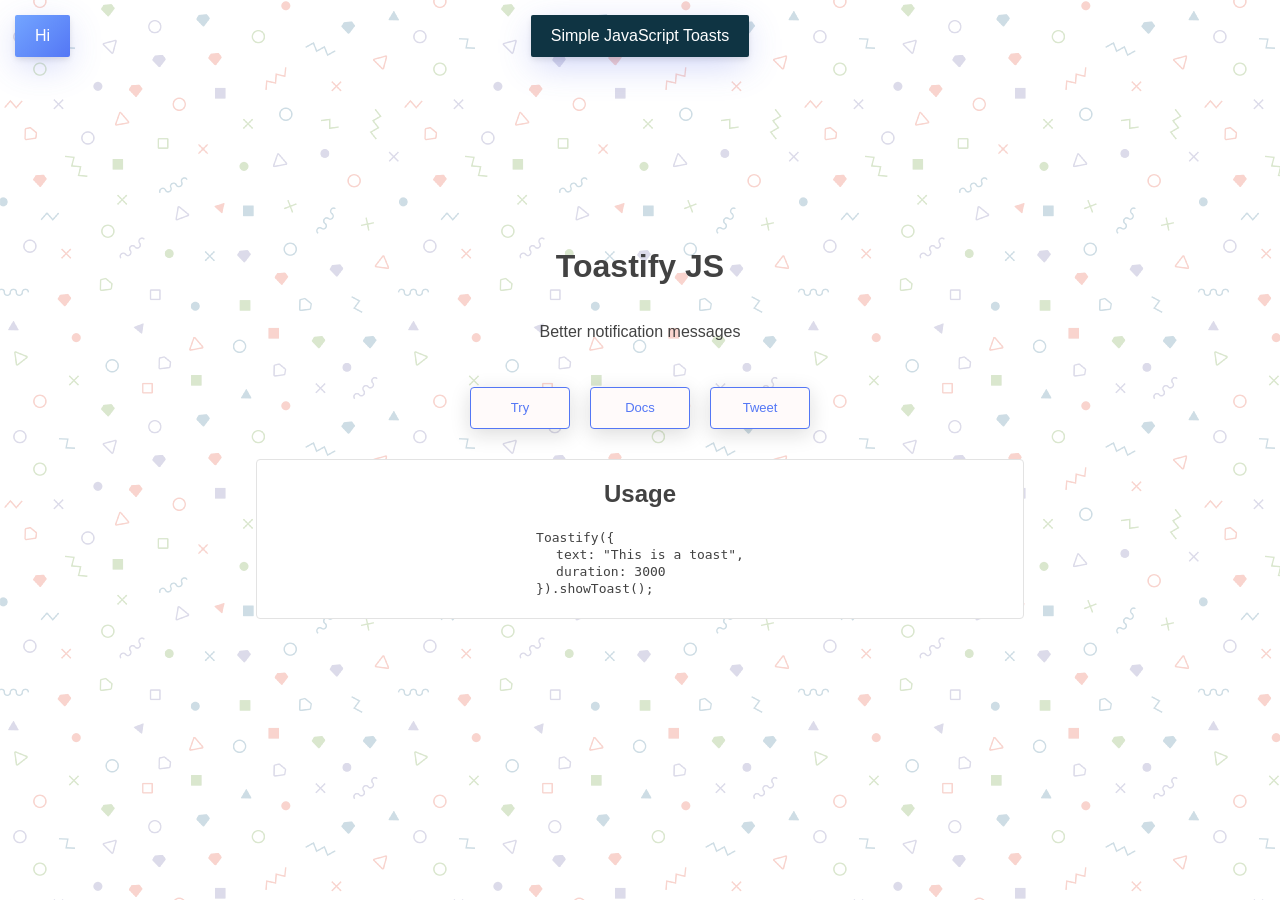
<file: assets/admin/libs/toastify-js/index.html>
<!DOCTYPE html>
<html>

<head>
    <meta charset='UTF-8'>
    <meta http-equiv="x-ua-compatible" content="ie=edge">
    <meta name="viewport" content="width=device-width, initial-scale=1.0">
    <title>Toastify JS - Pure JavaScript Toast Notificaton Library</title>
    <meta name="description" content="Toastify is a pure JavaScript library that lets you create notifications toasts/messages.">
    <meta name="keywords" content="Javascript,Library,Toastify">
    <meta name="author" content="apvarun">
    <link rel="stylesheet" type="text/css" href="example/script.css">
    <link rel="stylesheet" type="text/css" href="src/toastify.css">
</head>

<body id="root">
    <div class="container">
        <div class="lead">
            <h1>Toastify JS</h1>
        </div>
        <p>Better notification messages</p>
        <div class="buttons">
            <a href="#" id="new-toast" class="button">Try</a>
            <a href="https://github.com/apvarun/toastify-js/blob/master/README.md" target="_blank" class="button">Docs</a>
            <a href="https://twitter.com/intent/tweet?text=Pure+JavaScript+library+for+better+notification+messages&url=https://apvarun.github.io/toastify-js/&hashtags=JavaScript,toast&via=apvarun"
                target="_blank" class="button">Tweet</a>
        </div>
        <div class="docs">
            <h2>Usage</h2>
            <code>
                <p>Toastify({</p>
                <p class="pad-left">text: "This is a toast",</p>
                <p class="pad-left">duration: 3000</p>
                <p>}).showToast();</p>
            </code>
        </div>
        <div class="repo">
            <iframe src="https://ghbtns.com/github-btn.html?user=apvarun&repo=toastify-js&type=star&count=true&size=large" frameborder="0"
                scrolling="0" width="160px" height="30px"></iframe>
        </div>
    </div>
</body>

<script type="text/javascript" src="src/toastify.js"></script>
<script type="text/javascript" src="example/script.js"></script>

<script>
    (function (i, s, o, g, r, a, m) {
        i['GoogleAnalyticsObject'] = r; i[r] = i[r] || function () {
            (i[r].q = i[r].q || []).push(arguments)
        }, i[r].l = 1 * new Date(); a = s.createElement(o),
            m = s.getElementsByTagName(o)[0]; a.async = 1; a.src = g; m.parentNode.insertBefore(a, m)
    })(window, document, 'script', 'https://www.google-analytics.com/analytics.js', 'ga');

    ga('create', 'UA-105870436-1', 'auto');
    ga('send', 'pageview');
</script>

</html>
</file>
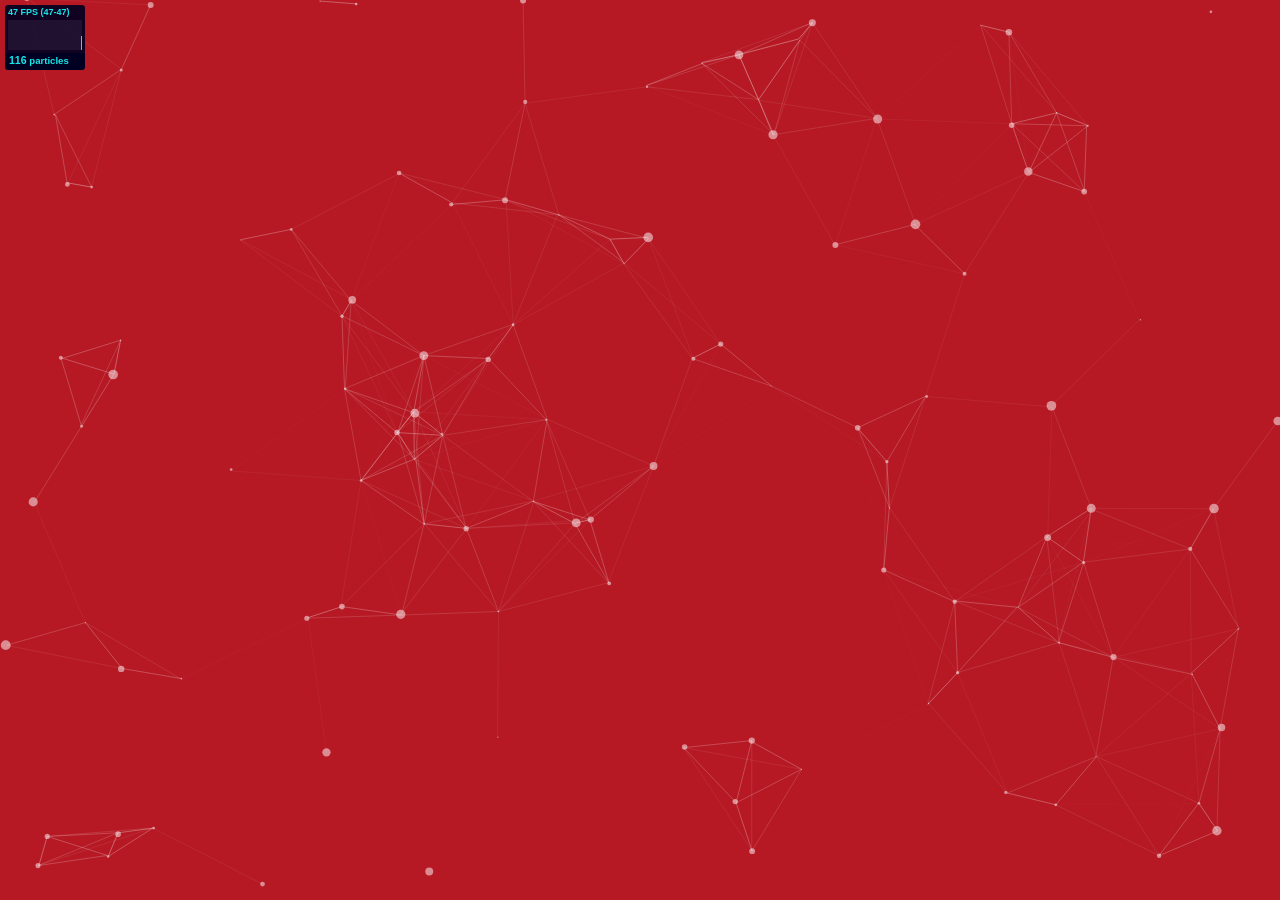
<file: assets/admin/libs/particles.js/demo/index.html>
<!DOCTYPE html>
<html lang="en">
<head>
  <meta charset="utf-8">
  <title>particles.js</title>
  <meta name="description" content="particles.js is a lightweight JavaScript library for creating particles.">
  <meta name="author" content="Vincent Garreau" />
  <meta name="viewport" content="width=device-width, initial-scale=1.0, minimum-scale=1.0, maximum-scale=1.0, user-scalable=no">
  <link rel="stylesheet" media="screen" href="css/style.css">
</head>
<body>

<!-- count particles -->
<div class="count-particles">
  <span class="js-count-particles">--</span> particles
</div>

<!-- particles.js container -->
<div id="particles-js"></div>

<!-- scripts -->
<script src="../particles.js"></script>
<script src="js/app.js"></script>

<!-- stats.js -->
<script src="js/lib/stats.js"></script>
<script>
  var count_particles, stats, update;
  stats = new Stats;
  stats.setMode(0);
  stats.domElement.style.position = 'absolute';
  stats.domElement.style.left = '0px';
  stats.domElement.style.top = '0px';
  document.body.appendChild(stats.domElement);
  count_particles = document.querySelector('.js-count-particles');
  update = function() {
    stats.begin();
    stats.end();
    if (window.pJSDom[0].pJS.particles && window.pJSDom[0].pJS.particles.array) {
      count_particles.innerText = window.pJSDom[0].pJS.particles.array.length;
    }
    requestAnimationFrame(update);
  };
  requestAnimationFrame(update);
</script>

</body>
</html>
</file>
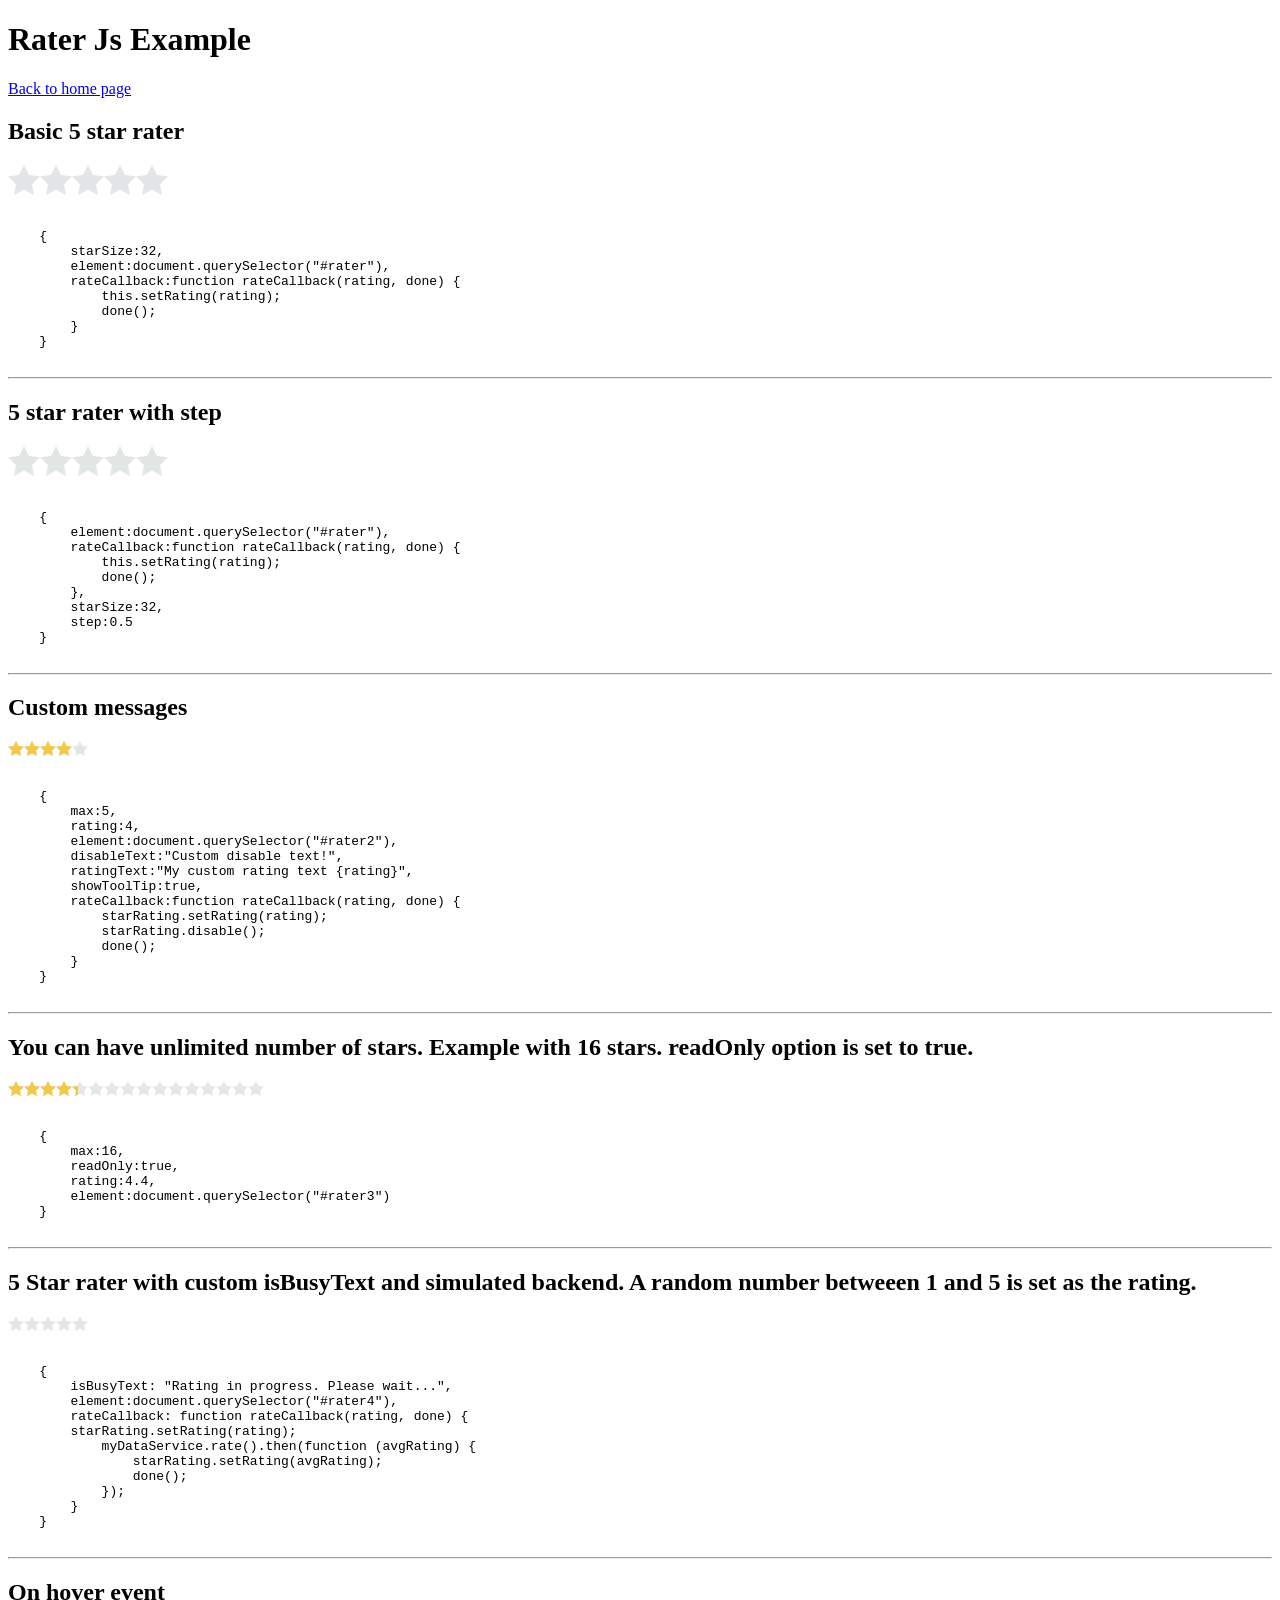
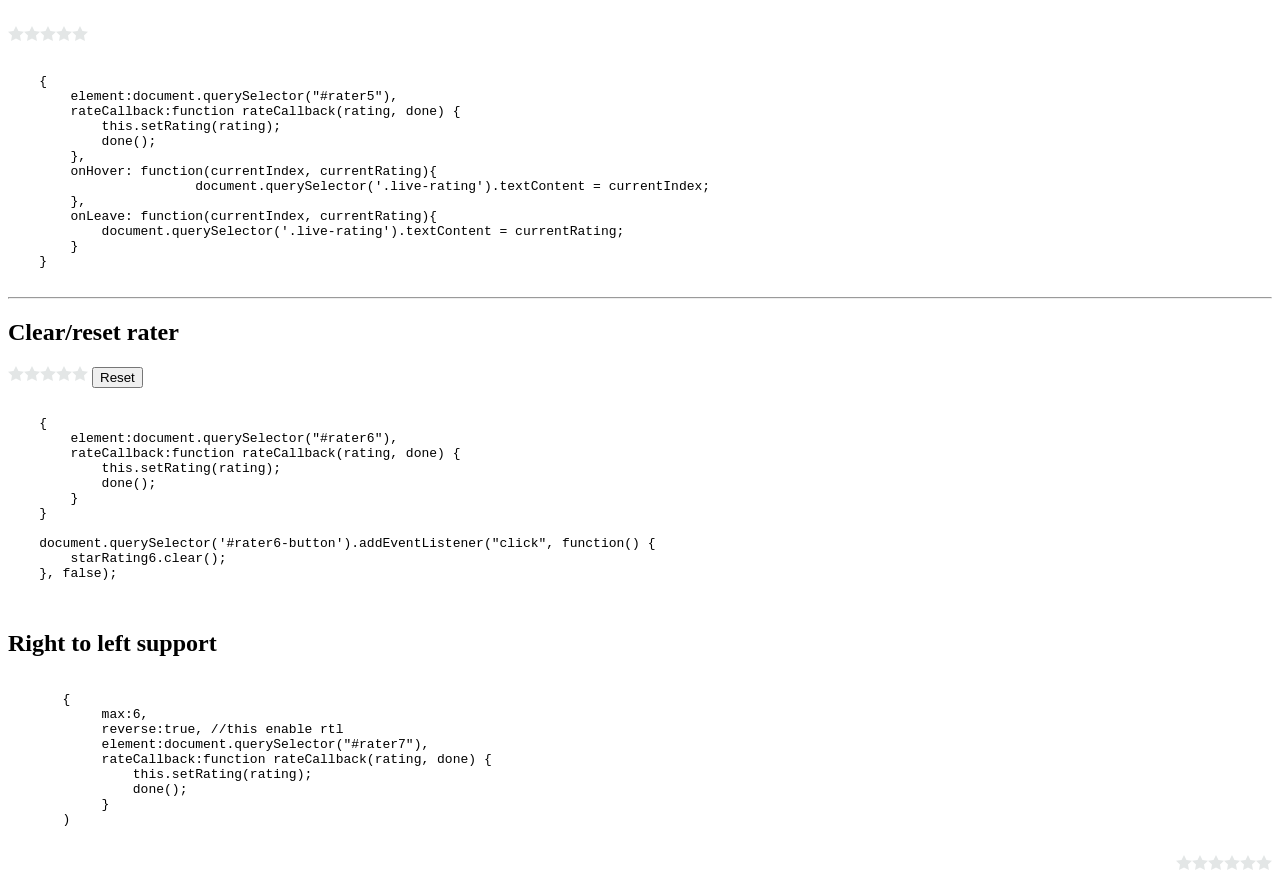
<file: assets/admin/libs/rater-js/example/index.html>
<!DOCTYPE html>
<html lang="en" >
<head>
    <meta name="viewport" content="width=device-width, initial-scale=1">
    <title>Rater Js Example</title>
</head>
<body>
 
<h1>Rater Js Example</h1> 
<a href="https://fredolss.github.io/rater-js/">Back to home page</a>
<h2>Basic 5 star rater</h2>

<div id="rater"></div>

<pre>
    <code>
    {
        starSize:32,
        element:document.querySelector("#rater"),
        rateCallback:function rateCallback(rating, done) {
            this.setRating(rating); 
            done(); 
        }
    }
</code>
</pre>

<hr>

<h2>5 star rater with step</h2>

<div id="rater-step"></div>

<pre>
    <code>
    {
        element:document.querySelector("#rater"),
        rateCallback:function rateCallback(rating, done) {
            this.setRating(rating); 
            done(); 
        },
        starSize:32,
        step:0.5
    }
</code>
</pre>

<hr>


<h2>Custom messages</h2>

<div id="rater2"></div>

<pre>
    <code>
    {
        max:5, 
        rating:4, 
        element:document.querySelector("#rater2"), 
        disableText:"Custom disable text!", 
        ratingText:"My custom rating text {rating}",
        showToolTip:true,
        rateCallback:function rateCallback(rating, done) {
            starRating.setRating(rating); 
            starRating.disable(); 
            done(); 
        }
    }
</code>
</pre>


<hr>

<h2>You can have unlimited number of stars. Example with 16 stars. readOnly option is set to true.</h2>

<div id="rater3"></div>

<pre>
    <code>
    {
        max:16, 
        readOnly:true, 
        rating:4.4, 
        element:document.querySelector("#rater3")
    }
</code>
</pre>

<hr>

<h2>5 Star rater with custom isBusyText and simulated backend. A random number betweeen 1 and 5 is set as the rating.</h2>

<div id="rater4"></div>

<pre>
    <code>
    { 
        isBusyText: "Rating in progress. Please wait...",
        element:document.querySelector("#rater4"),
        rateCallback: function rateCallback(rating, done) {
        starRating.setRating(rating); 
            myDataService.rate().then(function (avgRating) {
                starRating.setRating(avgRating); 
                done(); 
            });
        }    
    }
    </code>
</pre>

<hr>

<h2>On hover event</h2>

<div>
    <span id="rater5"></span>
    <span class="live-rating"></span>
</div>

<pre>
    <code>
    {
        element:document.querySelector("#rater5"),
        rateCallback:function rateCallback(rating, done) {
            this.setRating(rating); 
            done(); 
        },
        onHover: function(currentIndex, currentRating){
			document.querySelector('.live-rating').textContent = currentIndex;
        },
        onLeave: function(currentIndex, currentRating){
            document.querySelector('.live-rating').textContent = currentRating;
        }
    }
</code>
</pre>

<hr>

<h2>Clear/reset rater</h2>

<div>
    <span id="rater6"></span>
    <span class="clear-rating"></span>
    <button id="rater6-button">Reset</button>
</div>

<pre>
    <code>
    {
        element:document.querySelector("#rater6"),
        rateCallback:function rateCallback(rating, done) {
            this.setRating(rating); 
            done(); 
        }
    }

    document.querySelector('#rater6-button').addEventListener("click", function() {
        starRating6.clear();
    }, false); 

</code>
</pre>

<h2>Right to left support</h2>

<pre>
    <code>
       {
            max:6, 
            reverse:true, //this enable rtl
            element:document.querySelector("#rater7"),
            rateCallback:function rateCallback(rating, done) {
                this.setRating(rating); 
                done(); 
            }
       )
    </code>
</pre>

<div dir="rtl">
    <span id="rater7"></span>
</div>

<script src="../index.js?v=2"></script>
<script src="index.js?v=2"></script>
</body>
</html>
</file>
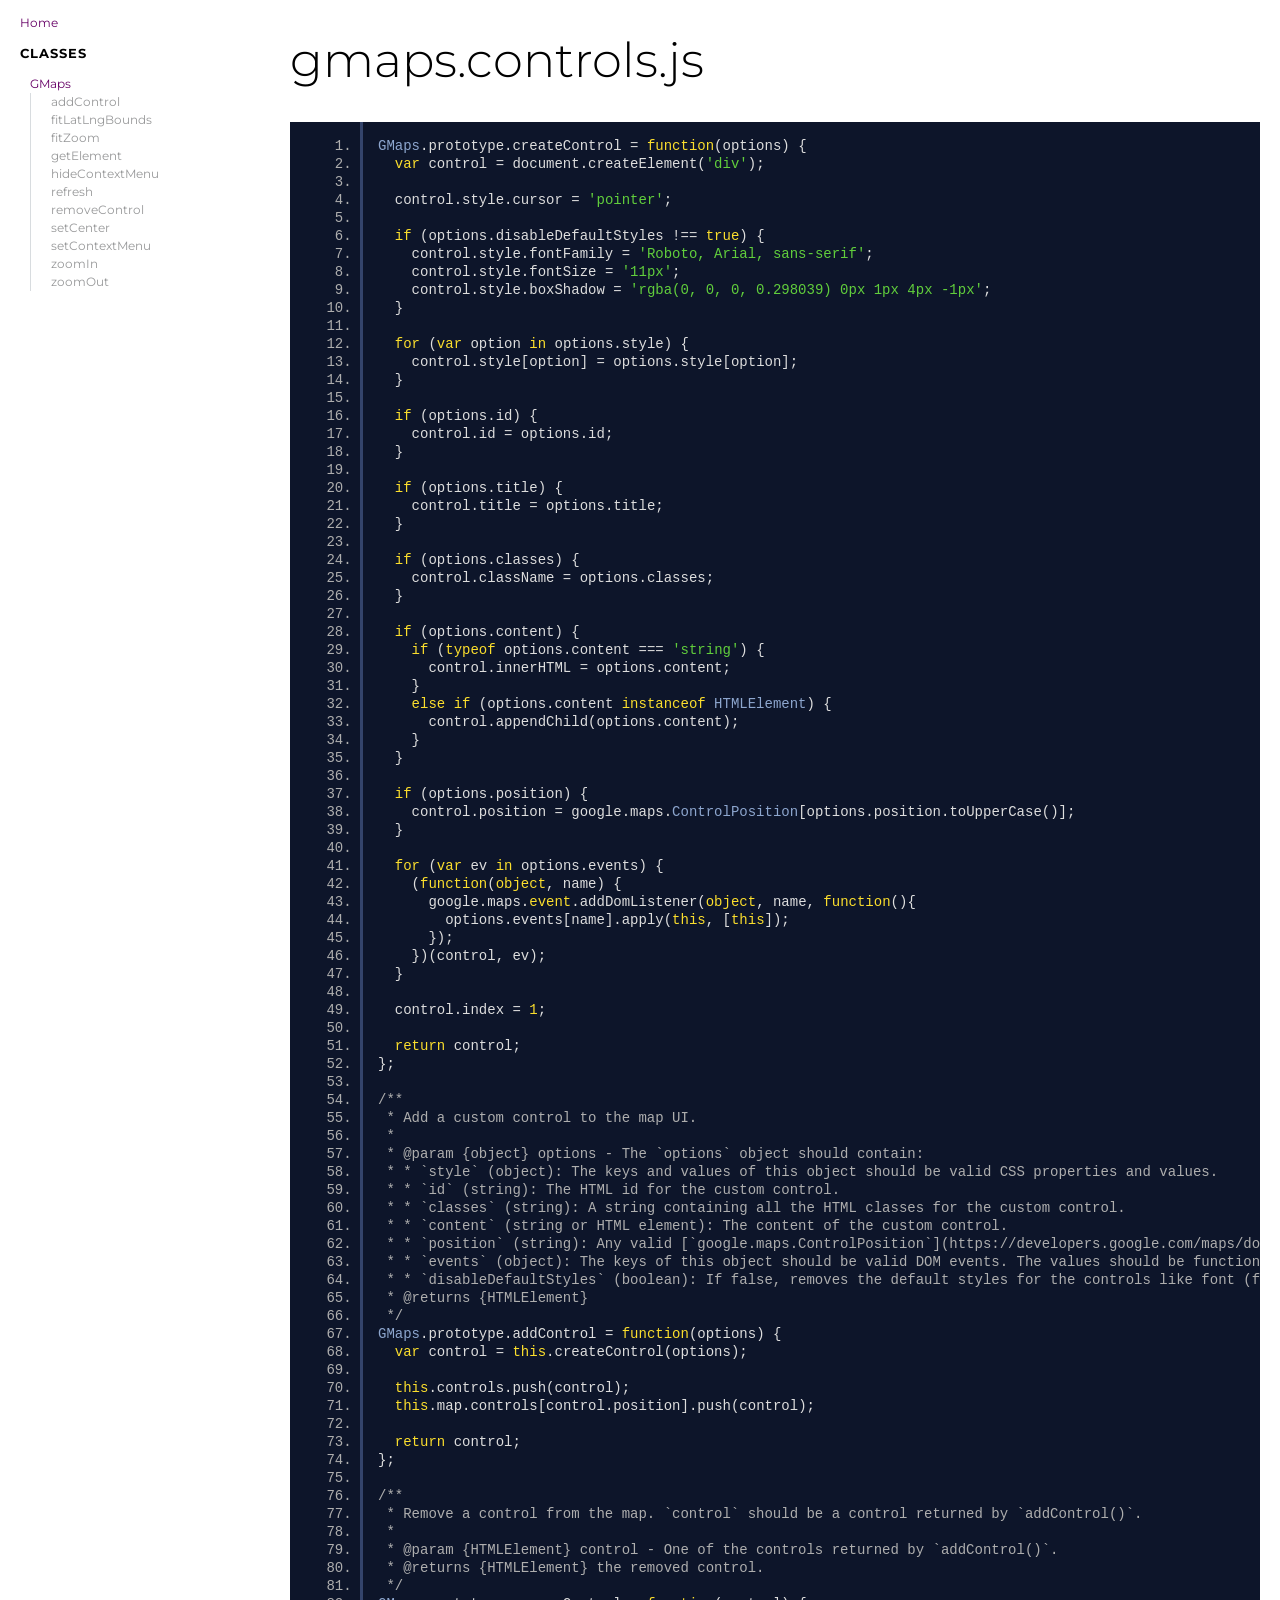
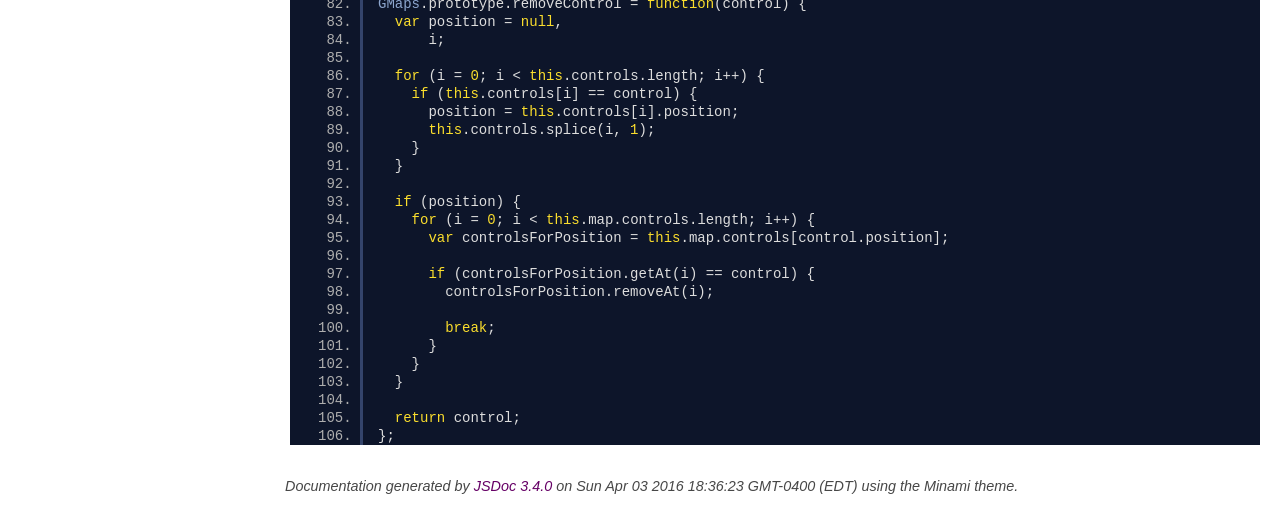
<file: assets/admin/libs/gmaps/docs/gmaps.controls.js.html>
<!DOCTYPE html>
<html lang="en">
<head>
    <meta charset="utf-8">
    <title>gmaps.controls.js - Documentation</title>

    <script src="scripts/prettify/prettify.js"></script>
    <script src="scripts/prettify/lang-css.js"></script>
    <!--[if lt IE 9]>
      <script src="//html5shiv.googlecode.com/svn/trunk/html5.js"></script>
    <![endif]-->
    <link type="text/css" rel="stylesheet" href="https://code.ionicframework.com/ionicons/2.0.1/css/ionicons.min.css">
    <link type="text/css" rel="stylesheet" href="styles/prettify.css">
    <link type="text/css" rel="stylesheet" href="styles/jsdoc.css">
</head>
<body>

<input type="checkbox" id="nav-trigger" class="nav-trigger" />
<label for="nav-trigger" class="navicon-button x">
  <div class="navicon"></div>
</label>

<label for="nav-trigger" class="overlay"></label>

<nav>
    <h2><a href="index.html">Home</a></h2><h3>Classes</h3><ul><li><a href="GMaps.html">GMaps</a><ul class='methods'><li data-type='method'><a href="GMaps.html#addControl">addControl</a></li><li data-type='method'><a href="GMaps.html#fitLatLngBounds">fitLatLngBounds</a></li><li data-type='method'><a href="GMaps.html#fitZoom">fitZoom</a></li><li data-type='method'><a href="GMaps.html#getElement">getElement</a></li><li data-type='method'><a href="GMaps.html#hideContextMenu">hideContextMenu</a></li><li data-type='method'><a href="GMaps.html#refresh">refresh</a></li><li data-type='method'><a href="GMaps.html#removeControl">removeControl</a></li><li data-type='method'><a href="GMaps.html#setCenter">setCenter</a></li><li data-type='method'><a href="GMaps.html#setContextMenu">setContextMenu</a></li><li data-type='method'><a href="GMaps.html#zoomIn">zoomIn</a></li><li data-type='method'><a href="GMaps.html#zoomOut">zoomOut</a></li></ul></li></ul>
</nav>

<div id="main">
    
    <h1 class="page-title">gmaps.controls.js</h1>
    

    



    
    <section>
        <article>
            <pre class="prettyprint source linenums"><code>GMaps.prototype.createControl = function(options) {
  var control = document.createElement('div');

  control.style.cursor = 'pointer';

  if (options.disableDefaultStyles !== true) {
    control.style.fontFamily = 'Roboto, Arial, sans-serif';
    control.style.fontSize = '11px';
    control.style.boxShadow = 'rgba(0, 0, 0, 0.298039) 0px 1px 4px -1px';
  }

  for (var option in options.style) {
    control.style[option] = options.style[option];
  }

  if (options.id) {
    control.id = options.id;
  }

  if (options.title) {
    control.title = options.title;
  }

  if (options.classes) {
    control.className = options.classes;
  }

  if (options.content) {
    if (typeof options.content === 'string') {
      control.innerHTML = options.content;
    }
    else if (options.content instanceof HTMLElement) {
      control.appendChild(options.content);
    }
  }

  if (options.position) {
    control.position = google.maps.ControlPosition[options.position.toUpperCase()];
  }

  for (var ev in options.events) {
    (function(object, name) {
      google.maps.event.addDomListener(object, name, function(){
        options.events[name].apply(this, [this]);
      });
    })(control, ev);
  }

  control.index = 1;

  return control;
};

/**
 * Add a custom control to the map UI.
 *
 * @param {object} options - The `options` object should contain:
 * * `style` (object): The keys and values of this object should be valid CSS properties and values.
 * * `id` (string): The HTML id for the custom control.
 * * `classes` (string): A string containing all the HTML classes for the custom control.
 * * `content` (string or HTML element): The content of the custom control.
 * * `position` (string): Any valid [`google.maps.ControlPosition`](https://developers.google.com/maps/documentation/javascript/controls#ControlPositioning) value, in lower or upper case.
 * * `events` (object): The keys of this object should be valid DOM events. The values should be functions.
 * * `disableDefaultStyles` (boolean): If false, removes the default styles for the controls like font (family and size), and box shadow.
 * @returns {HTMLElement}
 */
GMaps.prototype.addControl = function(options) {
  var control = this.createControl(options);

  this.controls.push(control);
  this.map.controls[control.position].push(control);

  return control;
};

/**
 * Remove a control from the map. `control` should be a control returned by `addControl()`.
 *
 * @param {HTMLElement} control - One of the controls returned by `addControl()`.
 * @returns {HTMLElement} the removed control.
 */
GMaps.prototype.removeControl = function(control) {
  var position = null,
      i;

  for (i = 0; i &lt; this.controls.length; i++) {
    if (this.controls[i] == control) {
      position = this.controls[i].position;
      this.controls.splice(i, 1);
    }
  }

  if (position) {
    for (i = 0; i &lt; this.map.controls.length; i++) {
      var controlsForPosition = this.map.controls[control.position];

      if (controlsForPosition.getAt(i) == control) {
        controlsForPosition.removeAt(i);

        break;
      }
    }
  }

  return control;
};
</code></pre>
        </article>
    </section>




</div>

<br class="clear">

<footer>
    Documentation generated by <a href="https://github.com/jsdoc3/jsdoc">JSDoc 3.4.0</a> on Sun Apr 03 2016 18:36:23 GMT-0400 (EDT) using the Minami theme.
</footer>

<script>prettyPrint();</script>
<script src="scripts/linenumber.js"></script>
</body>
</html>
</file>
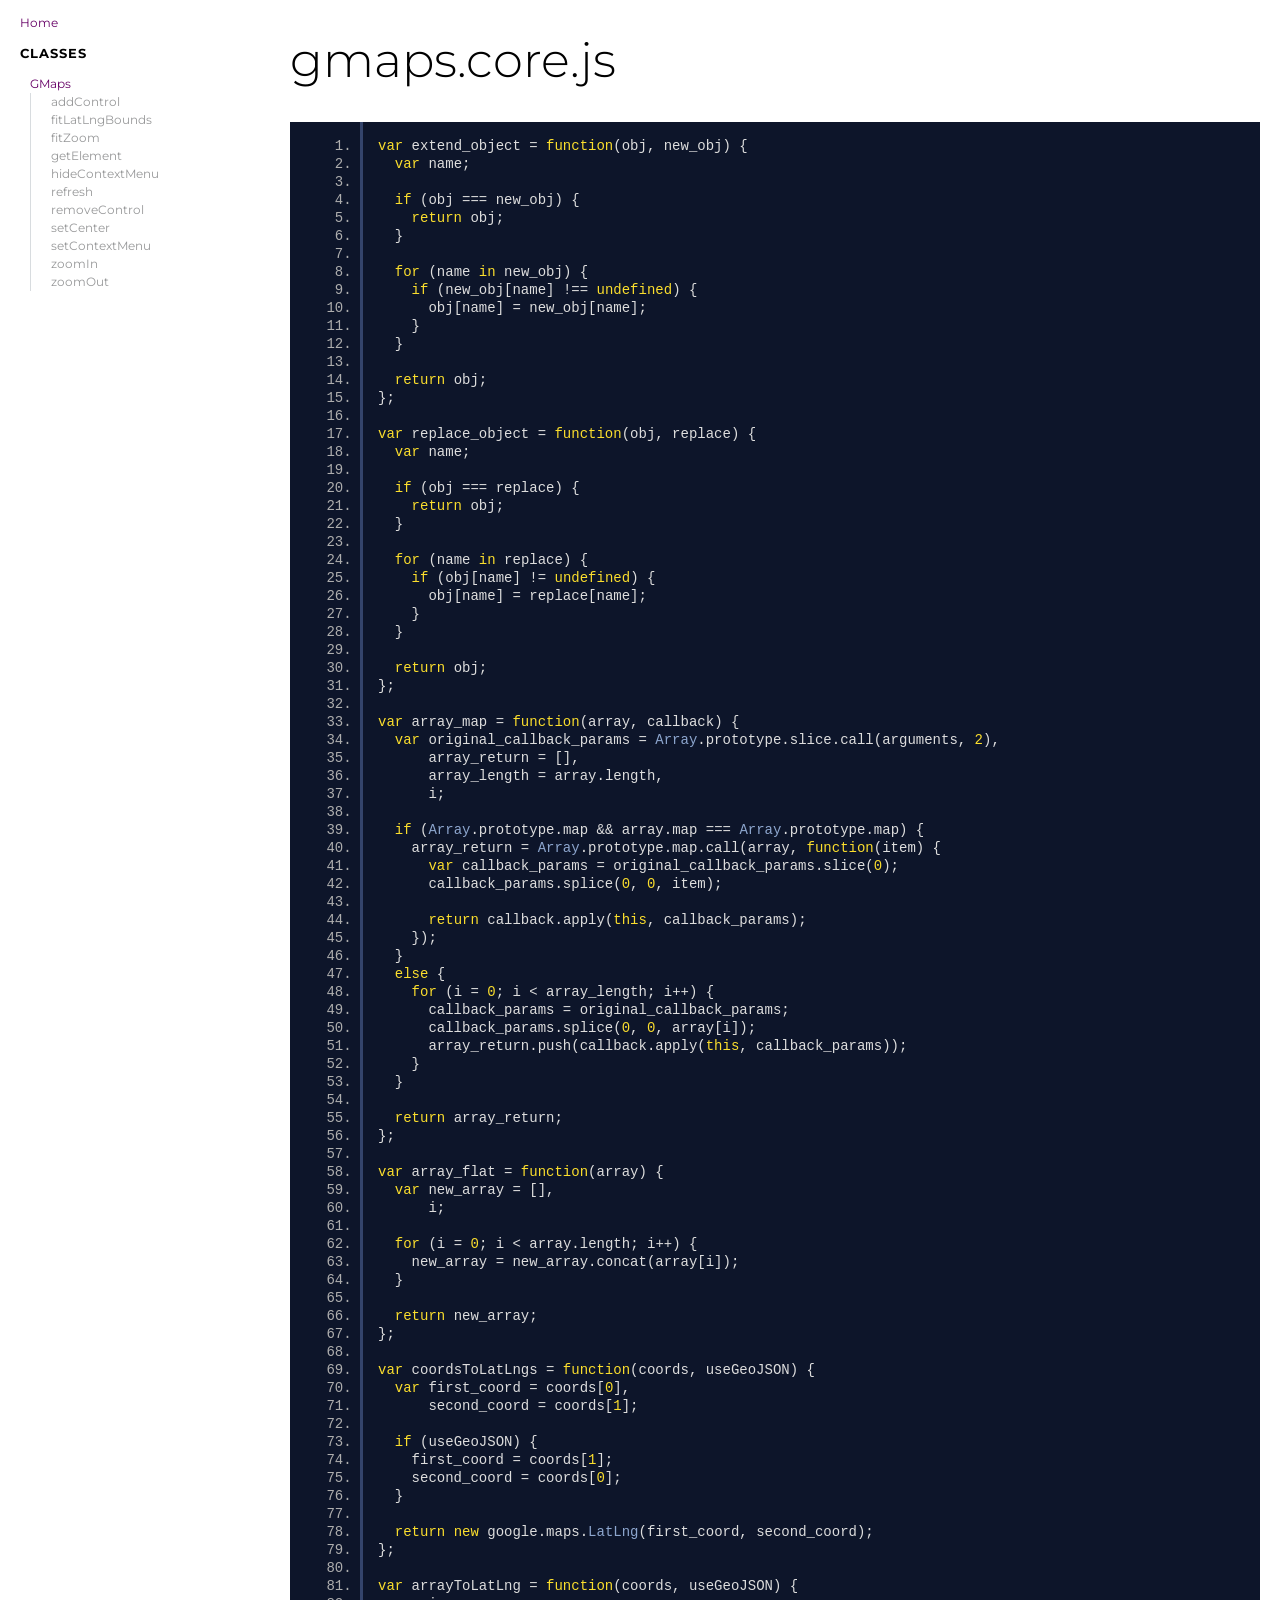
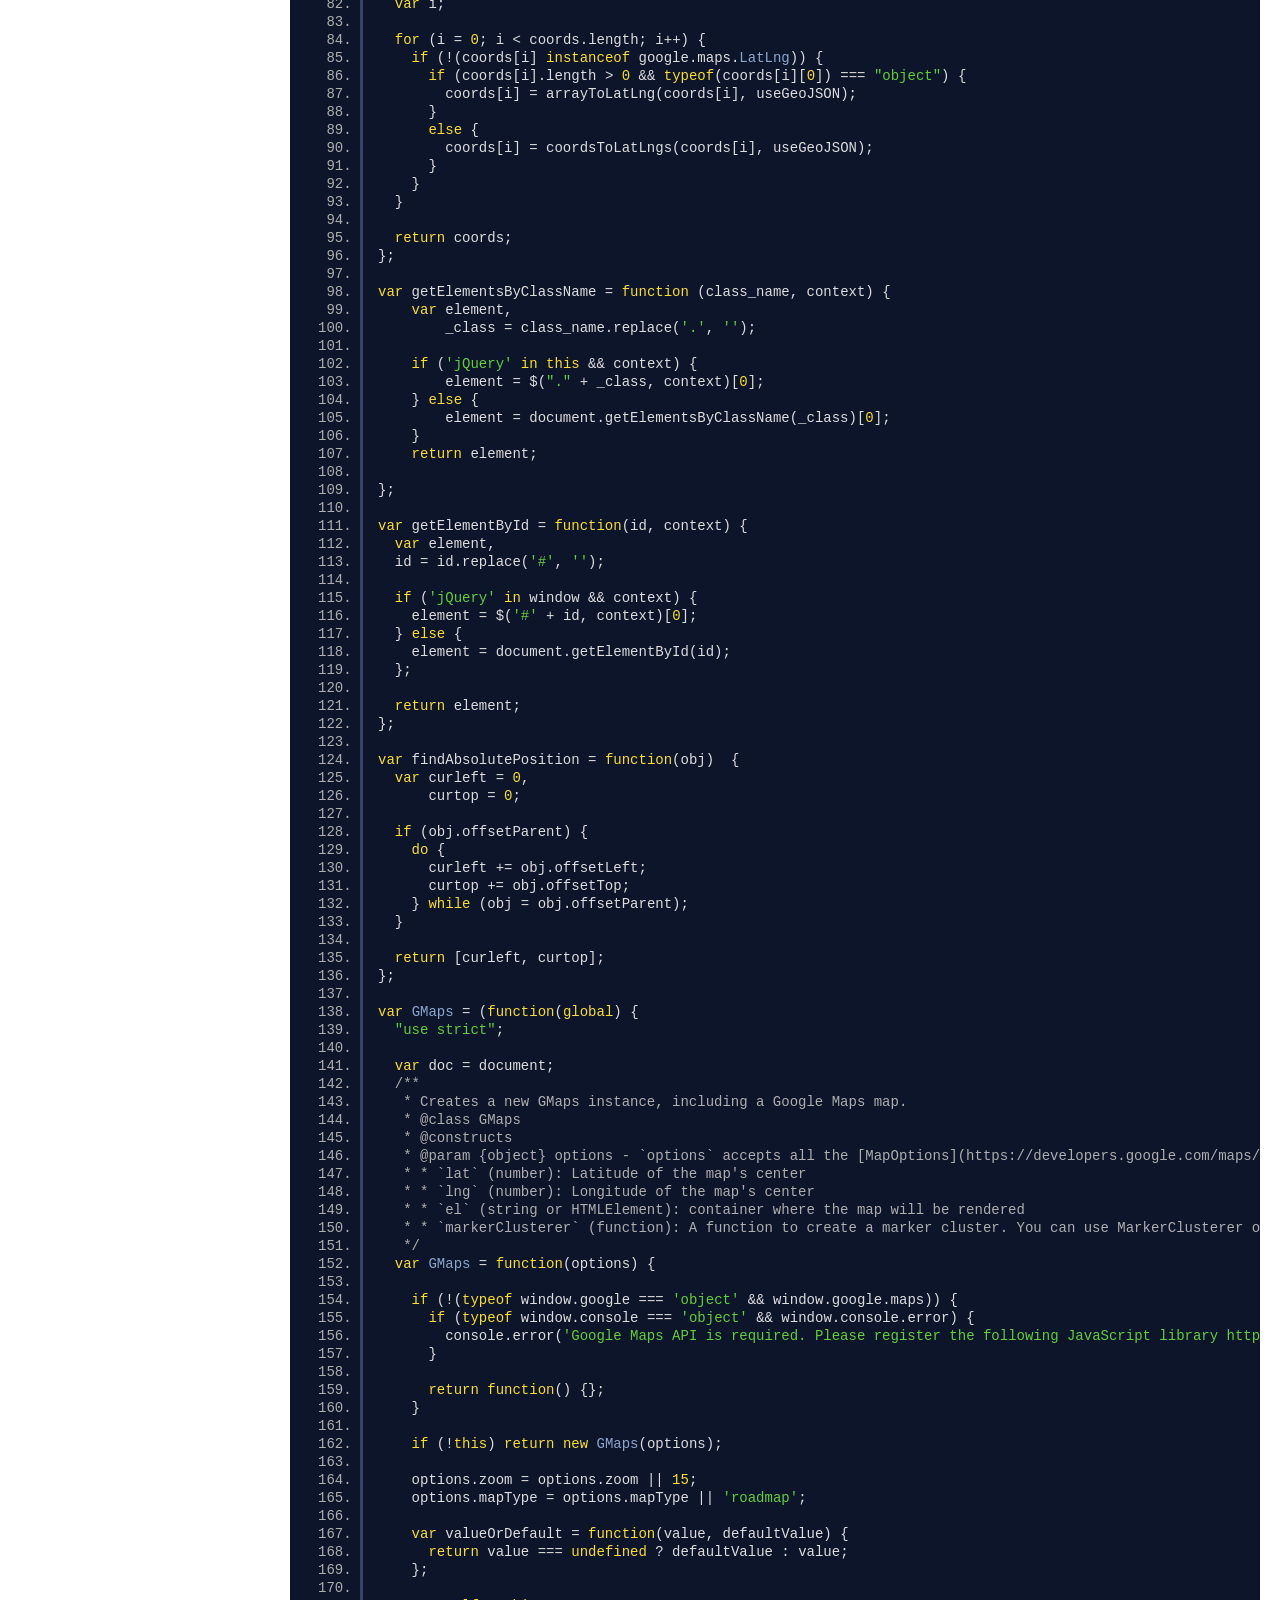
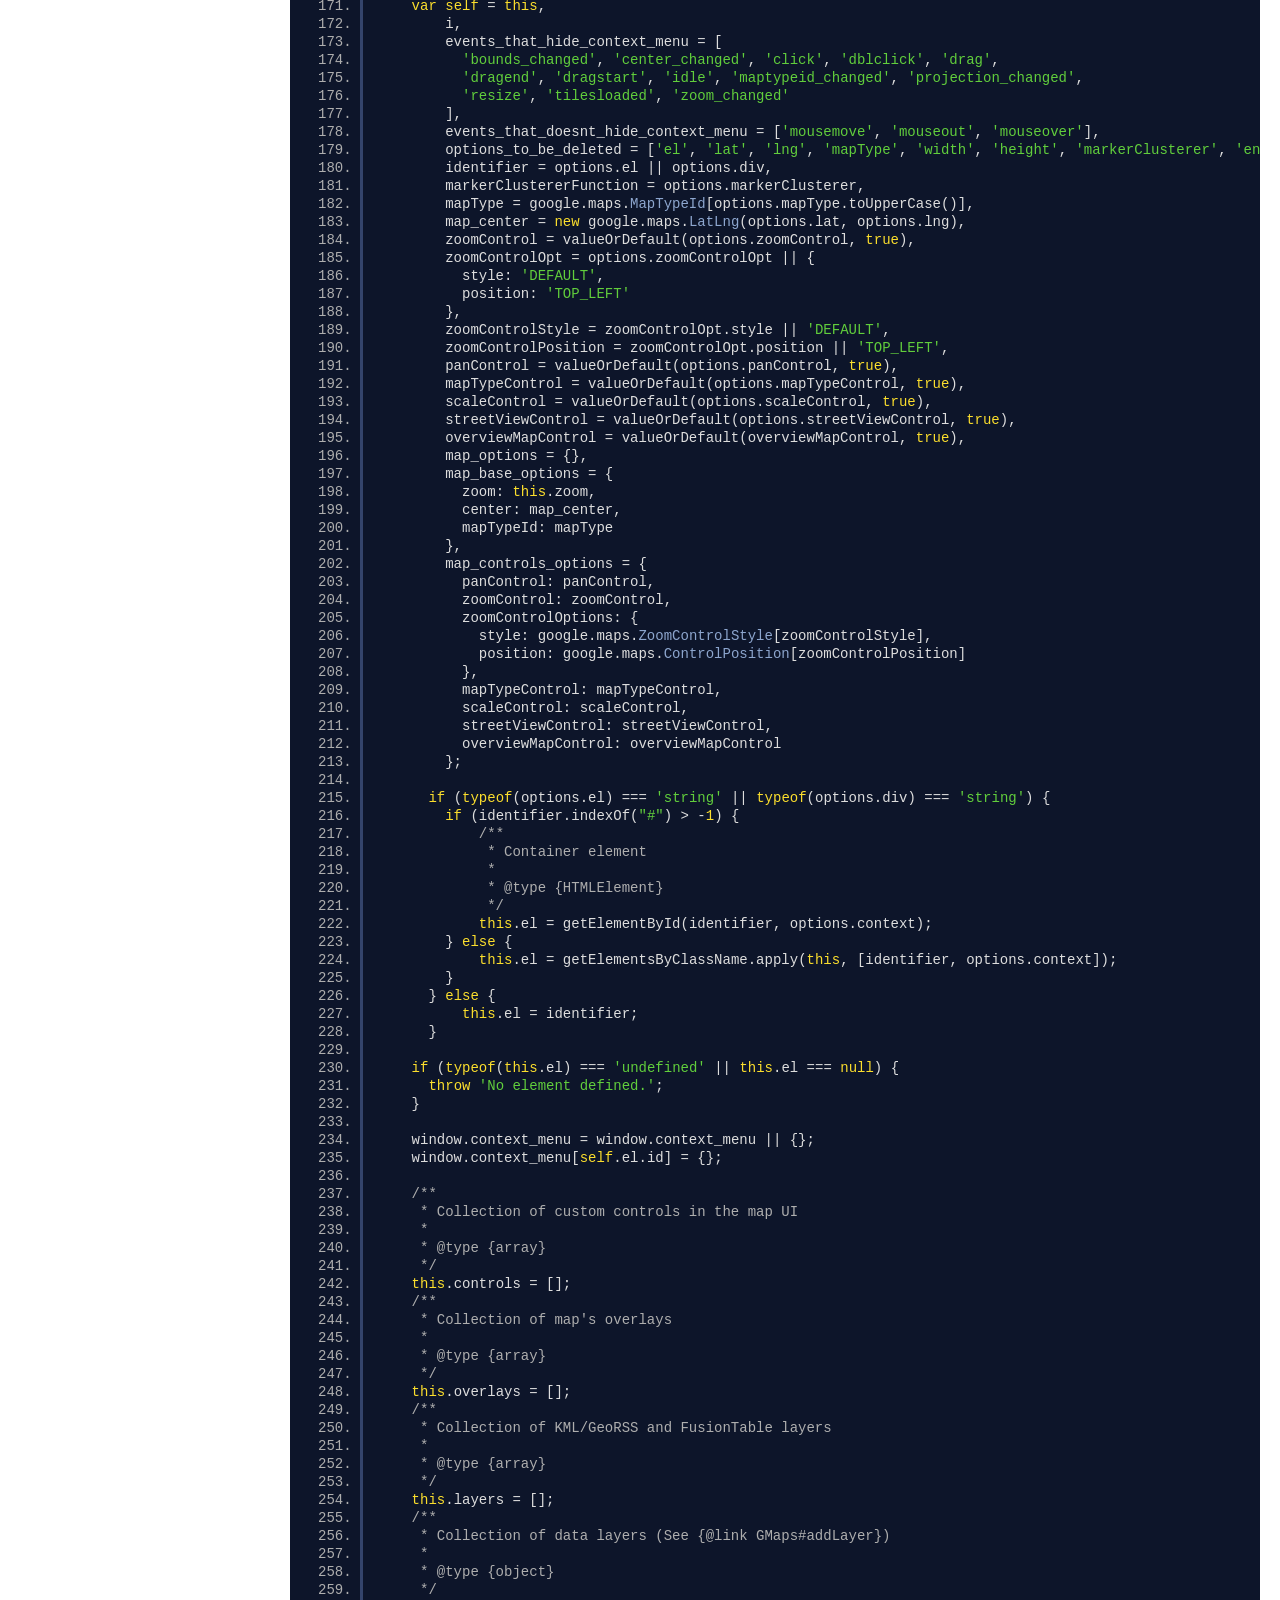
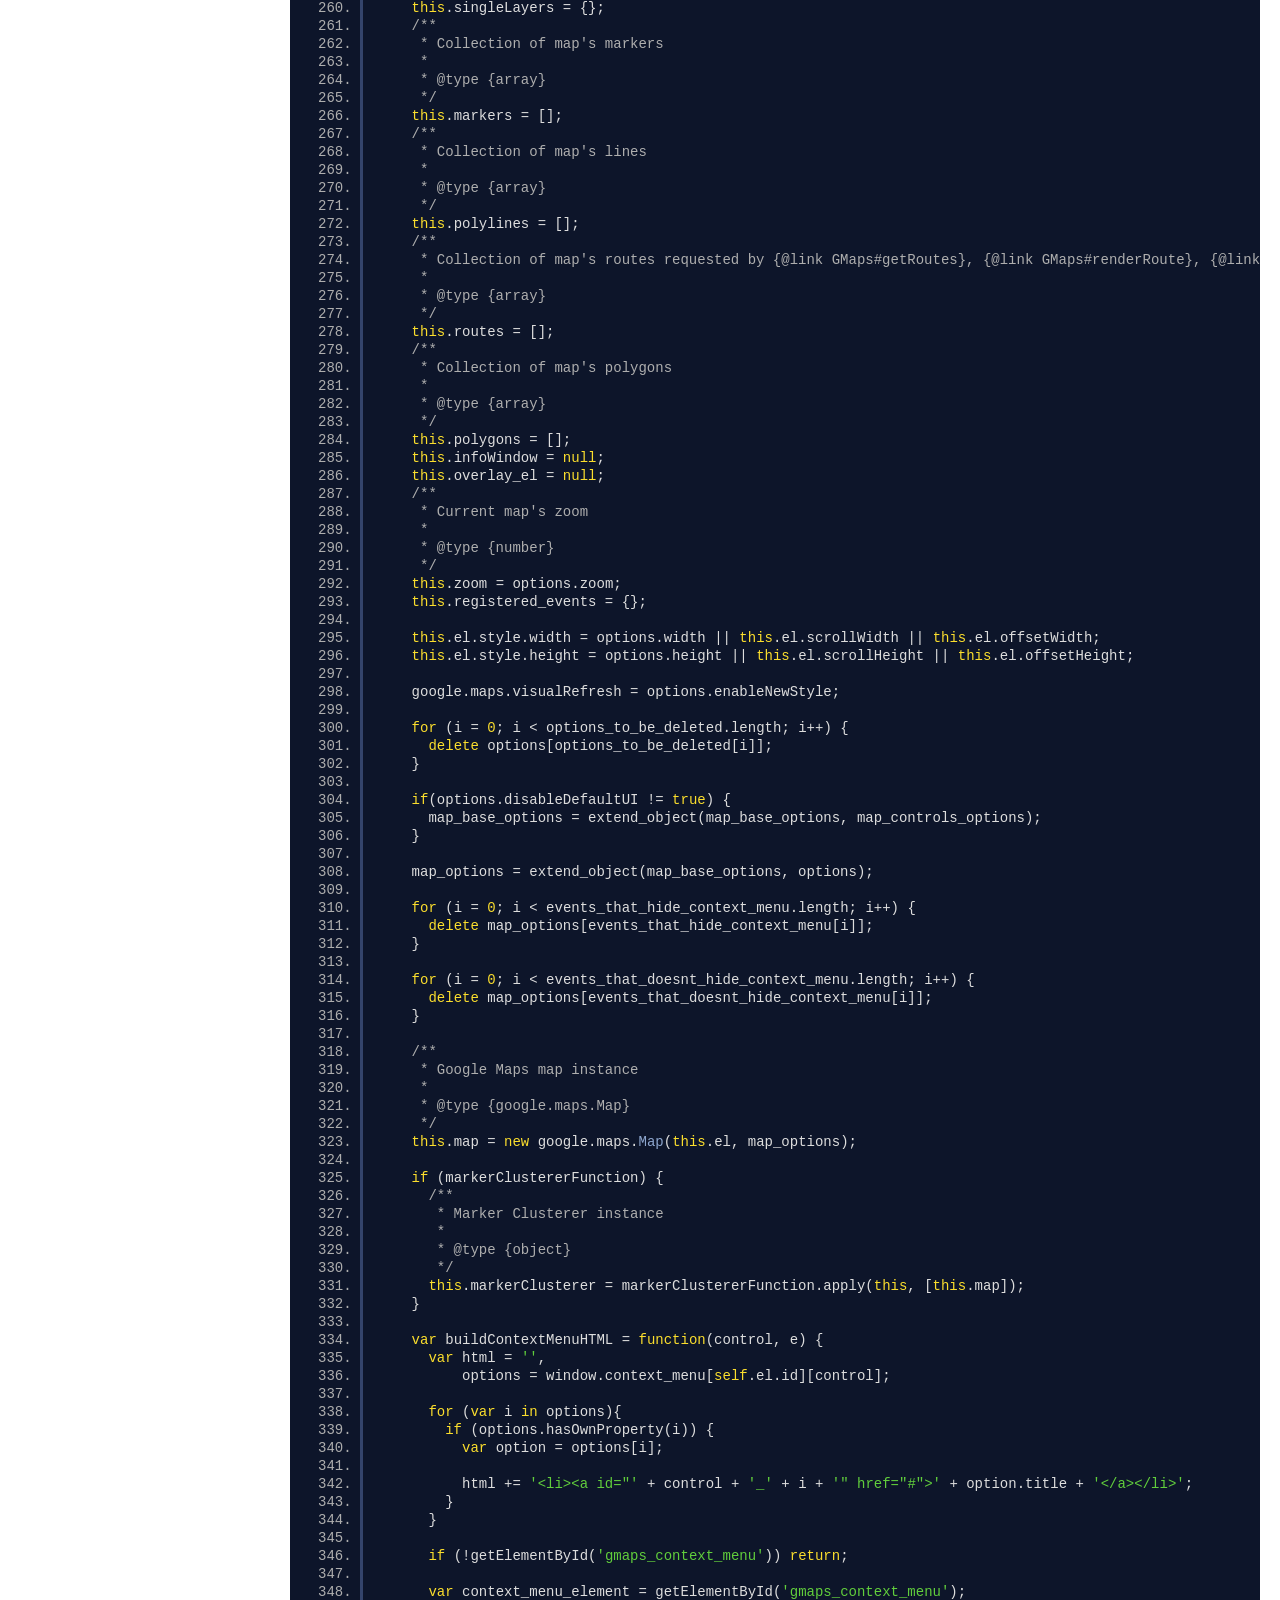
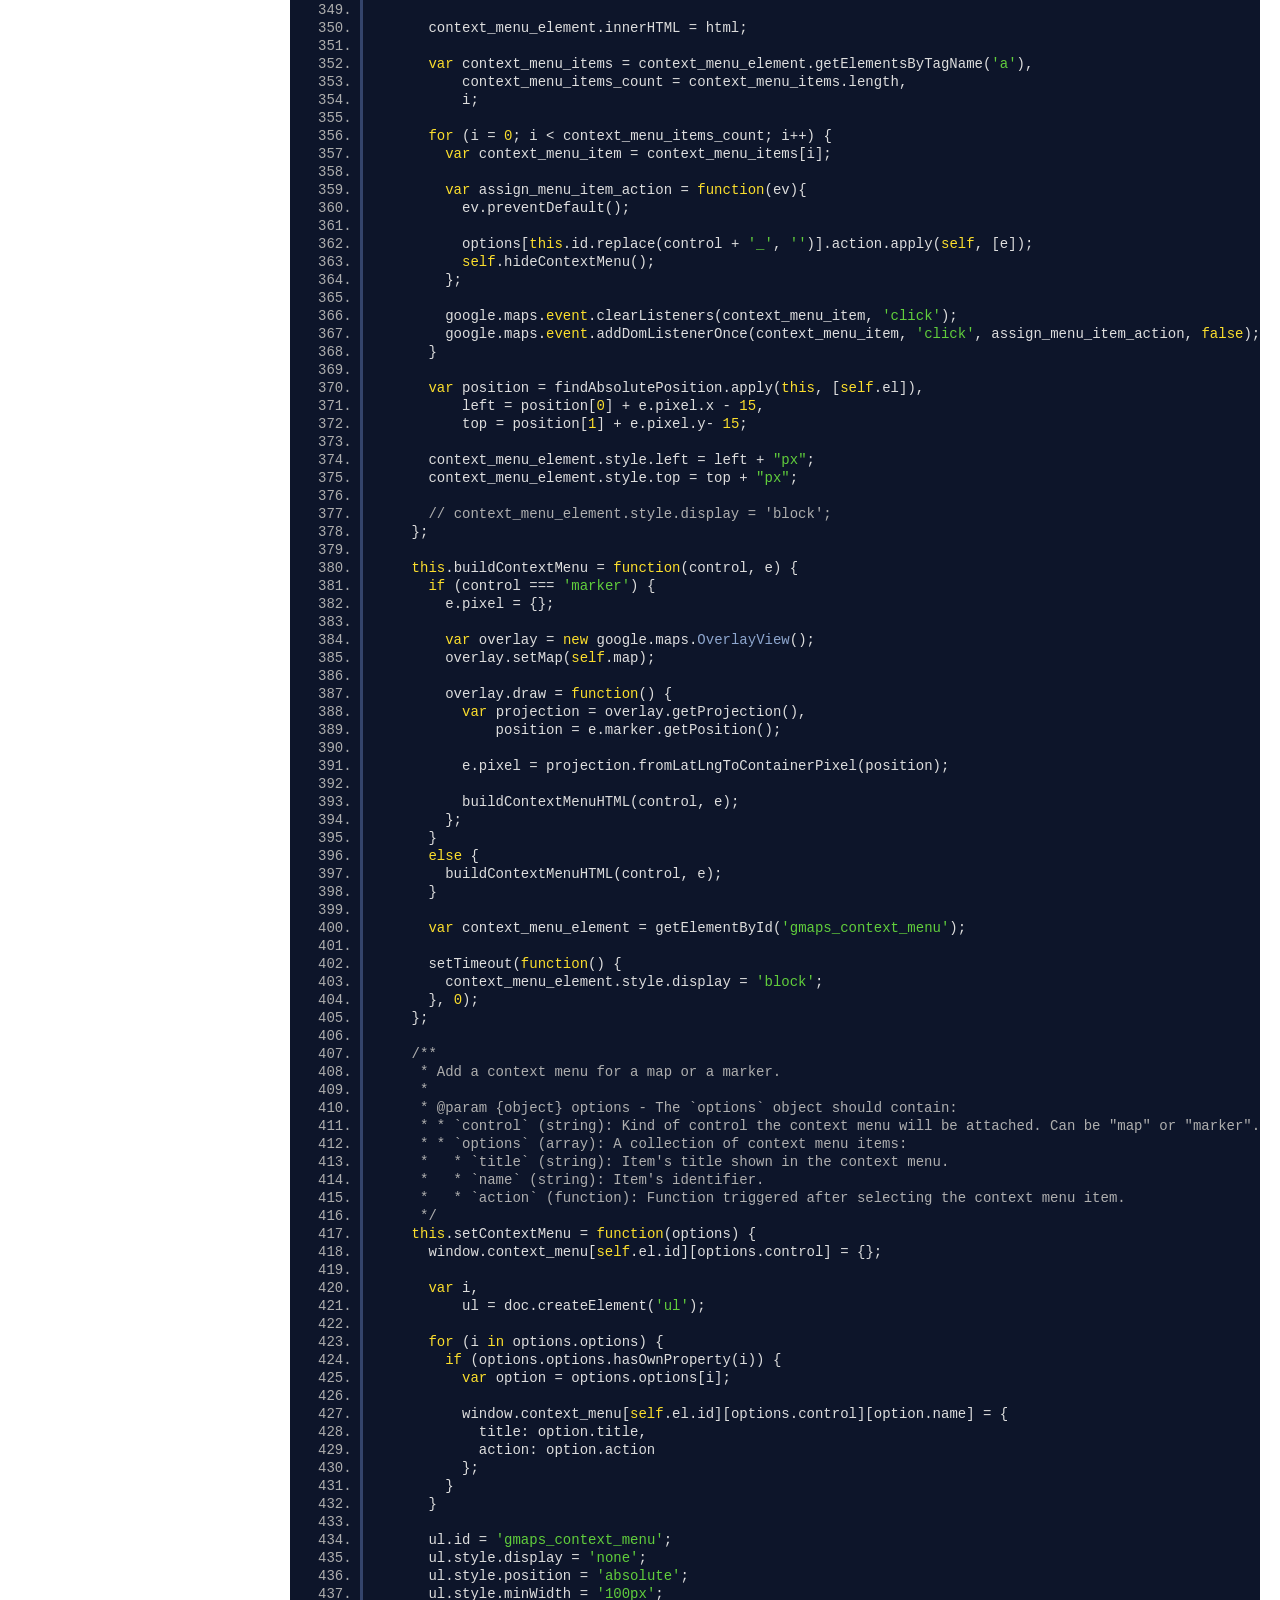
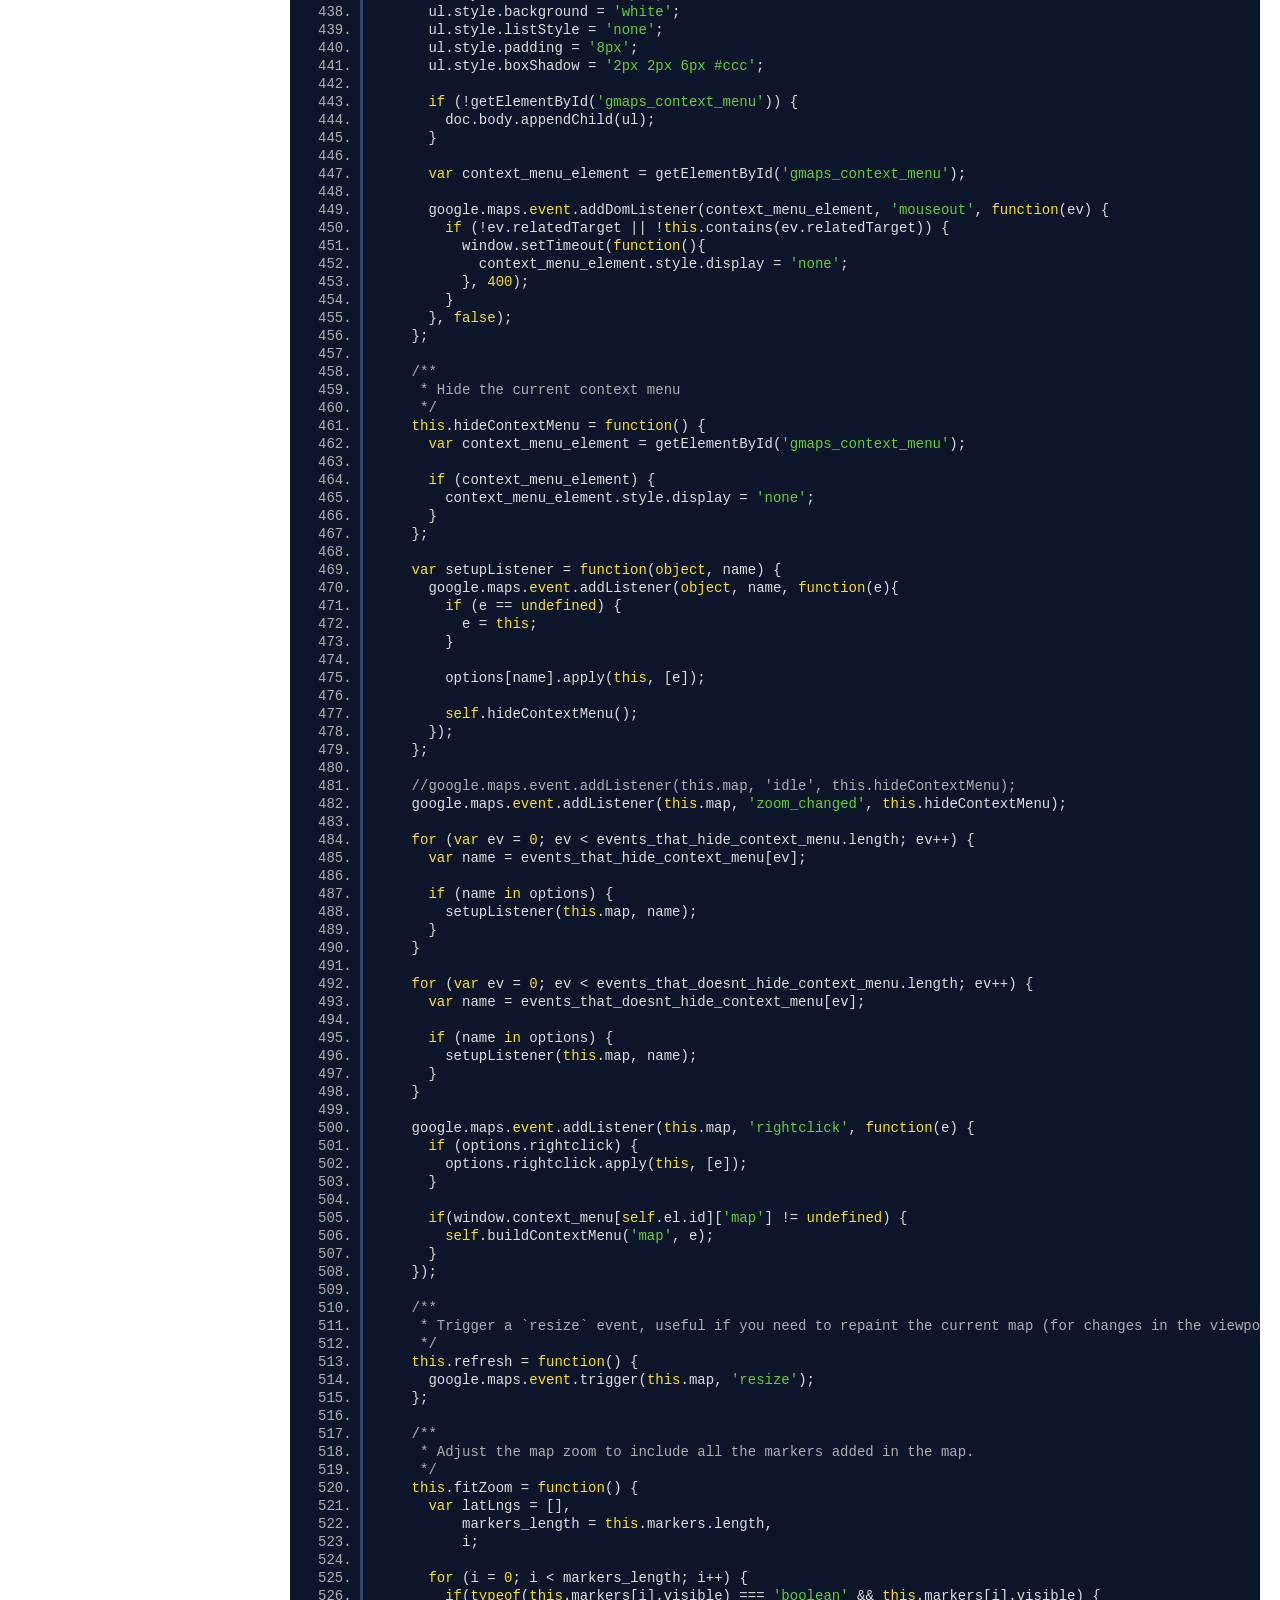
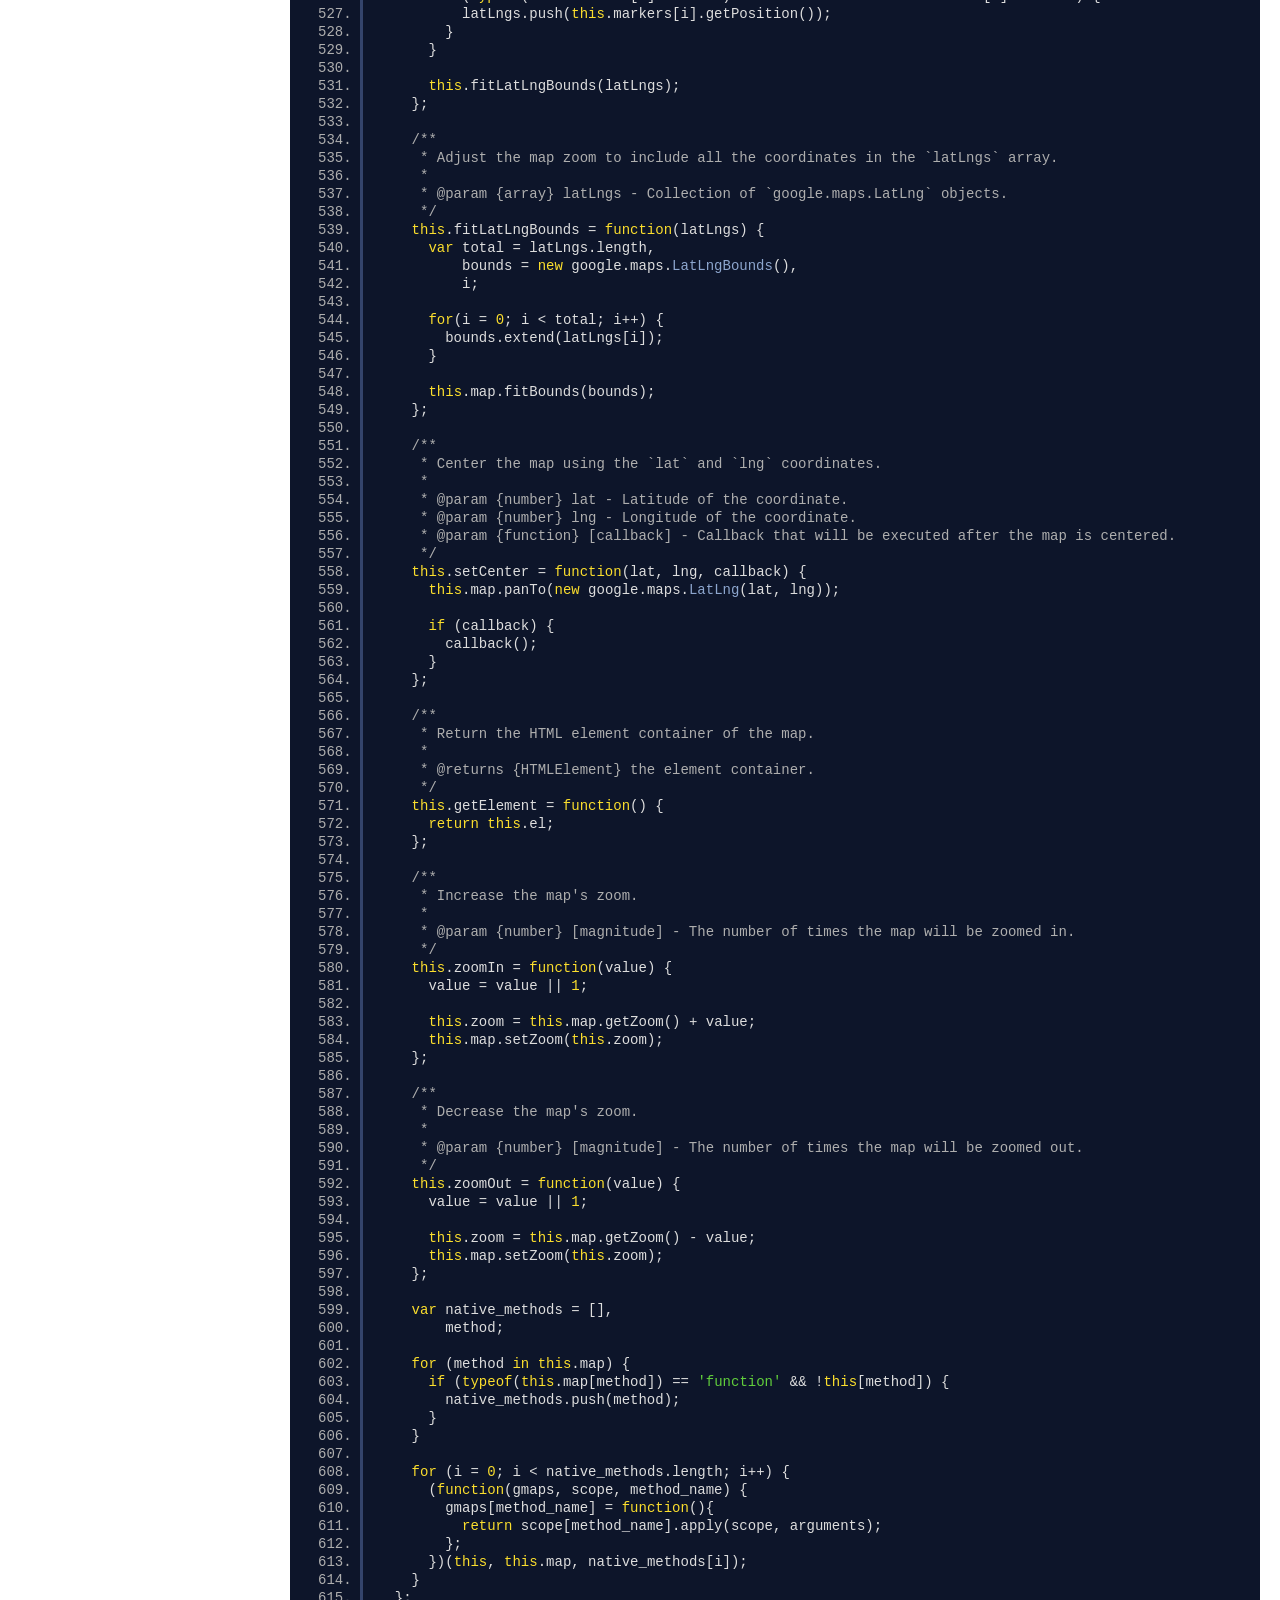
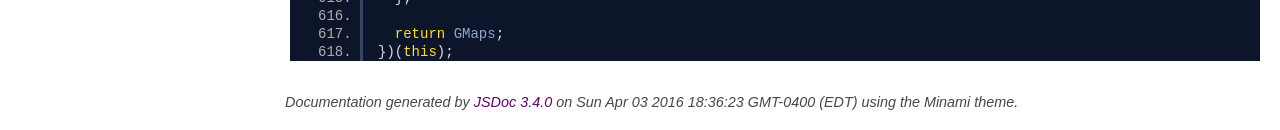
<file: assets/admin/libs/gmaps/docs/gmaps.core.js.html>
<!DOCTYPE html>
<html lang="en">
<head>
    <meta charset="utf-8">
    <title>gmaps.core.js - Documentation</title>

    <script src="scripts/prettify/prettify.js"></script>
    <script src="scripts/prettify/lang-css.js"></script>
    <!--[if lt IE 9]>
      <script src="//html5shiv.googlecode.com/svn/trunk/html5.js"></script>
    <![endif]-->
    <link type="text/css" rel="stylesheet" href="https://code.ionicframework.com/ionicons/2.0.1/css/ionicons.min.css">
    <link type="text/css" rel="stylesheet" href="styles/prettify.css">
    <link type="text/css" rel="stylesheet" href="styles/jsdoc.css">
</head>
<body>

<input type="checkbox" id="nav-trigger" class="nav-trigger" />
<label for="nav-trigger" class="navicon-button x">
  <div class="navicon"></div>
</label>

<label for="nav-trigger" class="overlay"></label>

<nav>
    <h2><a href="index.html">Home</a></h2><h3>Classes</h3><ul><li><a href="GMaps.html">GMaps</a><ul class='methods'><li data-type='method'><a href="GMaps.html#addControl">addControl</a></li><li data-type='method'><a href="GMaps.html#fitLatLngBounds">fitLatLngBounds</a></li><li data-type='method'><a href="GMaps.html#fitZoom">fitZoom</a></li><li data-type='method'><a href="GMaps.html#getElement">getElement</a></li><li data-type='method'><a href="GMaps.html#hideContextMenu">hideContextMenu</a></li><li data-type='method'><a href="GMaps.html#refresh">refresh</a></li><li data-type='method'><a href="GMaps.html#removeControl">removeControl</a></li><li data-type='method'><a href="GMaps.html#setCenter">setCenter</a></li><li data-type='method'><a href="GMaps.html#setContextMenu">setContextMenu</a></li><li data-type='method'><a href="GMaps.html#zoomIn">zoomIn</a></li><li data-type='method'><a href="GMaps.html#zoomOut">zoomOut</a></li></ul></li></ul>
</nav>

<div id="main">
    
    <h1 class="page-title">gmaps.core.js</h1>
    

    



    
    <section>
        <article>
            <pre class="prettyprint source linenums"><code>var extend_object = function(obj, new_obj) {
  var name;

  if (obj === new_obj) {
    return obj;
  }

  for (name in new_obj) {
    if (new_obj[name] !== undefined) {
      obj[name] = new_obj[name];
    }
  }

  return obj;
};

var replace_object = function(obj, replace) {
  var name;

  if (obj === replace) {
    return obj;
  }

  for (name in replace) {
    if (obj[name] != undefined) {
      obj[name] = replace[name];
    }
  }

  return obj;
};

var array_map = function(array, callback) {
  var original_callback_params = Array.prototype.slice.call(arguments, 2),
      array_return = [],
      array_length = array.length,
      i;

  if (Array.prototype.map &amp;&amp; array.map === Array.prototype.map) {
    array_return = Array.prototype.map.call(array, function(item) {
      var callback_params = original_callback_params.slice(0);
      callback_params.splice(0, 0, item);

      return callback.apply(this, callback_params);
    });
  }
  else {
    for (i = 0; i &lt; array_length; i++) {
      callback_params = original_callback_params;
      callback_params.splice(0, 0, array[i]);
      array_return.push(callback.apply(this, callback_params));
    }
  }

  return array_return;
};

var array_flat = function(array) {
  var new_array = [],
      i;

  for (i = 0; i &lt; array.length; i++) {
    new_array = new_array.concat(array[i]);
  }

  return new_array;
};

var coordsToLatLngs = function(coords, useGeoJSON) {
  var first_coord = coords[0],
      second_coord = coords[1];

  if (useGeoJSON) {
    first_coord = coords[1];
    second_coord = coords[0];
  }

  return new google.maps.LatLng(first_coord, second_coord);
};

var arrayToLatLng = function(coords, useGeoJSON) {
  var i;

  for (i = 0; i &lt; coords.length; i++) {
    if (!(coords[i] instanceof google.maps.LatLng)) {
      if (coords[i].length > 0 &amp;&amp; typeof(coords[i][0]) === "object") {
        coords[i] = arrayToLatLng(coords[i], useGeoJSON);
      }
      else {
        coords[i] = coordsToLatLngs(coords[i], useGeoJSON);
      }
    }
  }

  return coords;
};

var getElementsByClassName = function (class_name, context) {
    var element,
        _class = class_name.replace('.', '');

    if ('jQuery' in this &amp;&amp; context) {
        element = $("." + _class, context)[0];
    } else {
        element = document.getElementsByClassName(_class)[0];
    }
    return element;

};

var getElementById = function(id, context) {
  var element,
  id = id.replace('#', '');

  if ('jQuery' in window &amp;&amp; context) {
    element = $('#' + id, context)[0];
  } else {
    element = document.getElementById(id);
  };

  return element;
};

var findAbsolutePosition = function(obj)  {
  var curleft = 0,
      curtop = 0;

  if (obj.offsetParent) {
    do {
      curleft += obj.offsetLeft;
      curtop += obj.offsetTop;
    } while (obj = obj.offsetParent);
  }

  return [curleft, curtop];
};

var GMaps = (function(global) {
  "use strict";

  var doc = document;
  /**
   * Creates a new GMaps instance, including a Google Maps map.
   * @class GMaps
   * @constructs
   * @param {object} options - `options` accepts all the [MapOptions](https://developers.google.com/maps/documentation/javascript/reference#MapOptions) and [events](https://developers.google.com/maps/documentation/javascript/reference#Map) listed in the Google Maps API. Also accepts:
   * * `lat` (number): Latitude of the map's center
   * * `lng` (number): Longitude of the map's center
   * * `el` (string or HTMLElement): container where the map will be rendered
   * * `markerClusterer` (function): A function to create a marker cluster. You can use MarkerClusterer or MarkerClustererPlus.
   */
  var GMaps = function(options) {

    if (!(typeof window.google === 'object' &amp;&amp; window.google.maps)) {
      if (typeof window.console === 'object' &amp;&amp; window.console.error) {
        console.error('Google Maps API is required. Please register the following JavaScript library https://maps.googleapis.com/maps/api/js.');
      }

      return function() {};
    }

    if (!this) return new GMaps(options);

    options.zoom = options.zoom || 15;
    options.mapType = options.mapType || 'roadmap';

    var valueOrDefault = function(value, defaultValue) {
      return value === undefined ? defaultValue : value;
    };

    var self = this,
        i,
        events_that_hide_context_menu = [
          'bounds_changed', 'center_changed', 'click', 'dblclick', 'drag',
          'dragend', 'dragstart', 'idle', 'maptypeid_changed', 'projection_changed',
          'resize', 'tilesloaded', 'zoom_changed'
        ],
        events_that_doesnt_hide_context_menu = ['mousemove', 'mouseout', 'mouseover'],
        options_to_be_deleted = ['el', 'lat', 'lng', 'mapType', 'width', 'height', 'markerClusterer', 'enableNewStyle'],
        identifier = options.el || options.div,
        markerClustererFunction = options.markerClusterer,
        mapType = google.maps.MapTypeId[options.mapType.toUpperCase()],
        map_center = new google.maps.LatLng(options.lat, options.lng),
        zoomControl = valueOrDefault(options.zoomControl, true),
        zoomControlOpt = options.zoomControlOpt || {
          style: 'DEFAULT',
          position: 'TOP_LEFT'
        },
        zoomControlStyle = zoomControlOpt.style || 'DEFAULT',
        zoomControlPosition = zoomControlOpt.position || 'TOP_LEFT',
        panControl = valueOrDefault(options.panControl, true),
        mapTypeControl = valueOrDefault(options.mapTypeControl, true),
        scaleControl = valueOrDefault(options.scaleControl, true),
        streetViewControl = valueOrDefault(options.streetViewControl, true),
        overviewMapControl = valueOrDefault(overviewMapControl, true),
        map_options = {},
        map_base_options = {
          zoom: this.zoom,
          center: map_center,
          mapTypeId: mapType
        },
        map_controls_options = {
          panControl: panControl,
          zoomControl: zoomControl,
          zoomControlOptions: {
            style: google.maps.ZoomControlStyle[zoomControlStyle],
            position: google.maps.ControlPosition[zoomControlPosition]
          },
          mapTypeControl: mapTypeControl,
          scaleControl: scaleControl,
          streetViewControl: streetViewControl,
          overviewMapControl: overviewMapControl
        };

      if (typeof(options.el) === 'string' || typeof(options.div) === 'string') {
        if (identifier.indexOf("#") > -1) {
            /**
             * Container element
             *
             * @type {HTMLElement}
             */
            this.el = getElementById(identifier, options.context);
        } else {
            this.el = getElementsByClassName.apply(this, [identifier, options.context]);
        }
      } else {
          this.el = identifier;
      }

    if (typeof(this.el) === 'undefined' || this.el === null) {
      throw 'No element defined.';
    }

    window.context_menu = window.context_menu || {};
    window.context_menu[self.el.id] = {};

    /**
     * Collection of custom controls in the map UI
     *
     * @type {array}
     */
    this.controls = [];
    /**
     * Collection of map's overlays
     *
     * @type {array}
     */
    this.overlays = [];
    /**
     * Collection of KML/GeoRSS and FusionTable layers
     *
     * @type {array}
     */
    this.layers = [];
    /**
     * Collection of data layers (See {@link GMaps#addLayer})
     *
     * @type {object}
     */
    this.singleLayers = {};
    /**
     * Collection of map's markers
     *
     * @type {array}
     */
    this.markers = [];
    /**
     * Collection of map's lines
     *
     * @type {array}
     */
    this.polylines = [];
    /**
     * Collection of map's routes requested by {@link GMaps#getRoutes}, {@link GMaps#renderRoute}, {@link GMaps#drawRoute}, {@link GMaps#travelRoute} or {@link GMaps#drawSteppedRoute}
     *
     * @type {array}
     */
    this.routes = [];
    /**
     * Collection of map's polygons
     *
     * @type {array}
     */
    this.polygons = [];
    this.infoWindow = null;
    this.overlay_el = null;
    /**
     * Current map's zoom
     *
     * @type {number}
     */
    this.zoom = options.zoom;
    this.registered_events = {};

    this.el.style.width = options.width || this.el.scrollWidth || this.el.offsetWidth;
    this.el.style.height = options.height || this.el.scrollHeight || this.el.offsetHeight;

    google.maps.visualRefresh = options.enableNewStyle;

    for (i = 0; i &lt; options_to_be_deleted.length; i++) {
      delete options[options_to_be_deleted[i]];
    }

    if(options.disableDefaultUI != true) {
      map_base_options = extend_object(map_base_options, map_controls_options);
    }

    map_options = extend_object(map_base_options, options);

    for (i = 0; i &lt; events_that_hide_context_menu.length; i++) {
      delete map_options[events_that_hide_context_menu[i]];
    }

    for (i = 0; i &lt; events_that_doesnt_hide_context_menu.length; i++) {
      delete map_options[events_that_doesnt_hide_context_menu[i]];
    }

    /**
     * Google Maps map instance
     *
     * @type {google.maps.Map}
     */
    this.map = new google.maps.Map(this.el, map_options);

    if (markerClustererFunction) {
      /**
       * Marker Clusterer instance
       *
       * @type {object}
       */
      this.markerClusterer = markerClustererFunction.apply(this, [this.map]);
    }

    var buildContextMenuHTML = function(control, e) {
      var html = '',
          options = window.context_menu[self.el.id][control];

      for (var i in options){
        if (options.hasOwnProperty(i)) {
          var option = options[i];

          html += '&lt;li>&lt;a id="' + control + '_' + i + '" href="#">' + option.title + '&lt;/a>&lt;/li>';
        }
      }

      if (!getElementById('gmaps_context_menu')) return;

      var context_menu_element = getElementById('gmaps_context_menu');

      context_menu_element.innerHTML = html;

      var context_menu_items = context_menu_element.getElementsByTagName('a'),
          context_menu_items_count = context_menu_items.length,
          i;

      for (i = 0; i &lt; context_menu_items_count; i++) {
        var context_menu_item = context_menu_items[i];

        var assign_menu_item_action = function(ev){
          ev.preventDefault();

          options[this.id.replace(control + '_', '')].action.apply(self, [e]);
          self.hideContextMenu();
        };

        google.maps.event.clearListeners(context_menu_item, 'click');
        google.maps.event.addDomListenerOnce(context_menu_item, 'click', assign_menu_item_action, false);
      }

      var position = findAbsolutePosition.apply(this, [self.el]),
          left = position[0] + e.pixel.x - 15,
          top = position[1] + e.pixel.y- 15;

      context_menu_element.style.left = left + "px";
      context_menu_element.style.top = top + "px";

      // context_menu_element.style.display = 'block';
    };

    this.buildContextMenu = function(control, e) {
      if (control === 'marker') {
        e.pixel = {};

        var overlay = new google.maps.OverlayView();
        overlay.setMap(self.map);

        overlay.draw = function() {
          var projection = overlay.getProjection(),
              position = e.marker.getPosition();

          e.pixel = projection.fromLatLngToContainerPixel(position);

          buildContextMenuHTML(control, e);
        };
      }
      else {
        buildContextMenuHTML(control, e);
      }

      var context_menu_element = getElementById('gmaps_context_menu');

      setTimeout(function() {
        context_menu_element.style.display = 'block';
      }, 0);
    };

    /**
     * Add a context menu for a map or a marker.
     *
     * @param {object} options - The `options` object should contain:
     * * `control` (string): Kind of control the context menu will be attached. Can be "map" or "marker".
     * * `options` (array): A collection of context menu items:
     *   * `title` (string): Item's title shown in the context menu.
     *   * `name` (string): Item's identifier.
     *   * `action` (function): Function triggered after selecting the context menu item.
     */
    this.setContextMenu = function(options) {
      window.context_menu[self.el.id][options.control] = {};

      var i,
          ul = doc.createElement('ul');

      for (i in options.options) {
        if (options.options.hasOwnProperty(i)) {
          var option = options.options[i];

          window.context_menu[self.el.id][options.control][option.name] = {
            title: option.title,
            action: option.action
          };
        }
      }

      ul.id = 'gmaps_context_menu';
      ul.style.display = 'none';
      ul.style.position = 'absolute';
      ul.style.minWidth = '100px';
      ul.style.background = 'white';
      ul.style.listStyle = 'none';
      ul.style.padding = '8px';
      ul.style.boxShadow = '2px 2px 6px #ccc';

      if (!getElementById('gmaps_context_menu')) {
        doc.body.appendChild(ul);
      }

      var context_menu_element = getElementById('gmaps_context_menu');

      google.maps.event.addDomListener(context_menu_element, 'mouseout', function(ev) {
        if (!ev.relatedTarget || !this.contains(ev.relatedTarget)) {
          window.setTimeout(function(){
            context_menu_element.style.display = 'none';
          }, 400);
        }
      }, false);
    };

    /**
     * Hide the current context menu
     */
    this.hideContextMenu = function() {
      var context_menu_element = getElementById('gmaps_context_menu');

      if (context_menu_element) {
        context_menu_element.style.display = 'none';
      }
    };

    var setupListener = function(object, name) {
      google.maps.event.addListener(object, name, function(e){
        if (e == undefined) {
          e = this;
        }

        options[name].apply(this, [e]);

        self.hideContextMenu();
      });
    };

    //google.maps.event.addListener(this.map, 'idle', this.hideContextMenu);
    google.maps.event.addListener(this.map, 'zoom_changed', this.hideContextMenu);

    for (var ev = 0; ev &lt; events_that_hide_context_menu.length; ev++) {
      var name = events_that_hide_context_menu[ev];

      if (name in options) {
        setupListener(this.map, name);
      }
    }

    for (var ev = 0; ev &lt; events_that_doesnt_hide_context_menu.length; ev++) {
      var name = events_that_doesnt_hide_context_menu[ev];

      if (name in options) {
        setupListener(this.map, name);
      }
    }

    google.maps.event.addListener(this.map, 'rightclick', function(e) {
      if (options.rightclick) {
        options.rightclick.apply(this, [e]);
      }

      if(window.context_menu[self.el.id]['map'] != undefined) {
        self.buildContextMenu('map', e);
      }
    });

    /**
     * Trigger a `resize` event, useful if you need to repaint the current map (for changes in the viewport or display / hide actions).
     */
    this.refresh = function() {
      google.maps.event.trigger(this.map, 'resize');
    };

    /**
     * Adjust the map zoom to include all the markers added in the map.
     */
    this.fitZoom = function() {
      var latLngs = [],
          markers_length = this.markers.length,
          i;

      for (i = 0; i &lt; markers_length; i++) {
        if(typeof(this.markers[i].visible) === 'boolean' &amp;&amp; this.markers[i].visible) {
          latLngs.push(this.markers[i].getPosition());
        }
      }

      this.fitLatLngBounds(latLngs);
    };

    /**
     * Adjust the map zoom to include all the coordinates in the `latLngs` array.
     *
     * @param {array} latLngs - Collection of `google.maps.LatLng` objects.
     */
    this.fitLatLngBounds = function(latLngs) {
      var total = latLngs.length,
          bounds = new google.maps.LatLngBounds(),
          i;

      for(i = 0; i &lt; total; i++) {
        bounds.extend(latLngs[i]);
      }

      this.map.fitBounds(bounds);
    };

    /**
     * Center the map using the `lat` and `lng` coordinates.
     *
     * @param {number} lat - Latitude of the coordinate.
     * @param {number} lng - Longitude of the coordinate.
     * @param {function} [callback] - Callback that will be executed after the map is centered.
     */
    this.setCenter = function(lat, lng, callback) {
      this.map.panTo(new google.maps.LatLng(lat, lng));

      if (callback) {
        callback();
      }
    };

    /**
     * Return the HTML element container of the map.
     *
     * @returns {HTMLElement} the element container.
     */
    this.getElement = function() {
      return this.el;
    };

    /**
     * Increase the map's zoom.
     *
     * @param {number} [magnitude] - The number of times the map will be zoomed in.
     */
    this.zoomIn = function(value) {
      value = value || 1;

      this.zoom = this.map.getZoom() + value;
      this.map.setZoom(this.zoom);
    };

    /**
     * Decrease the map's zoom.
     *
     * @param {number} [magnitude] - The number of times the map will be zoomed out.
     */
    this.zoomOut = function(value) {
      value = value || 1;

      this.zoom = this.map.getZoom() - value;
      this.map.setZoom(this.zoom);
    };

    var native_methods = [],
        method;

    for (method in this.map) {
      if (typeof(this.map[method]) == 'function' &amp;&amp; !this[method]) {
        native_methods.push(method);
      }
    }

    for (i = 0; i &lt; native_methods.length; i++) {
      (function(gmaps, scope, method_name) {
        gmaps[method_name] = function(){
          return scope[method_name].apply(scope, arguments);
        };
      })(this, this.map, native_methods[i]);
    }
  };

  return GMaps;
})(this);
</code></pre>
        </article>
    </section>




</div>

<br class="clear">

<footer>
    Documentation generated by <a href="https://github.com/jsdoc3/jsdoc">JSDoc 3.4.0</a> on Sun Apr 03 2016 18:36:23 GMT-0400 (EDT) using the Minami theme.
</footer>

<script>prettyPrint();</script>
<script src="scripts/linenumber.js"></script>
</body>
</html>
</file>
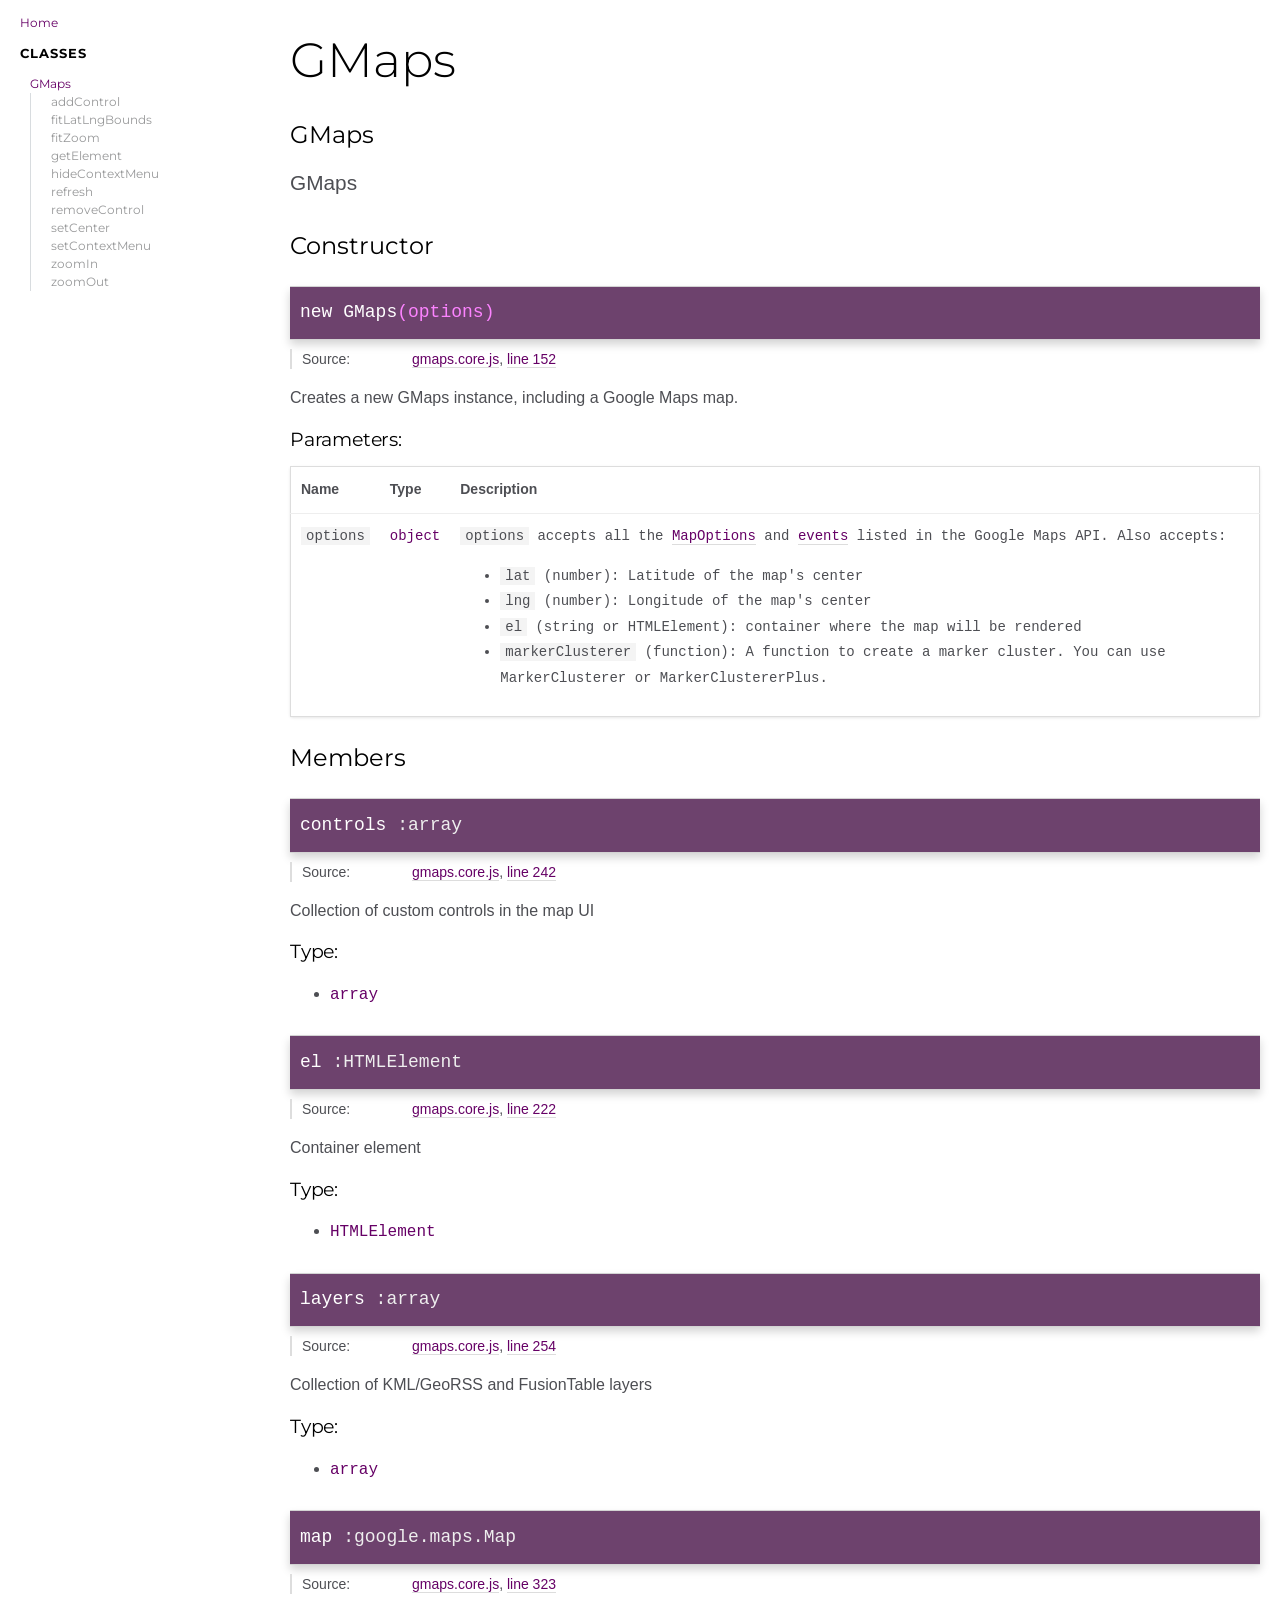
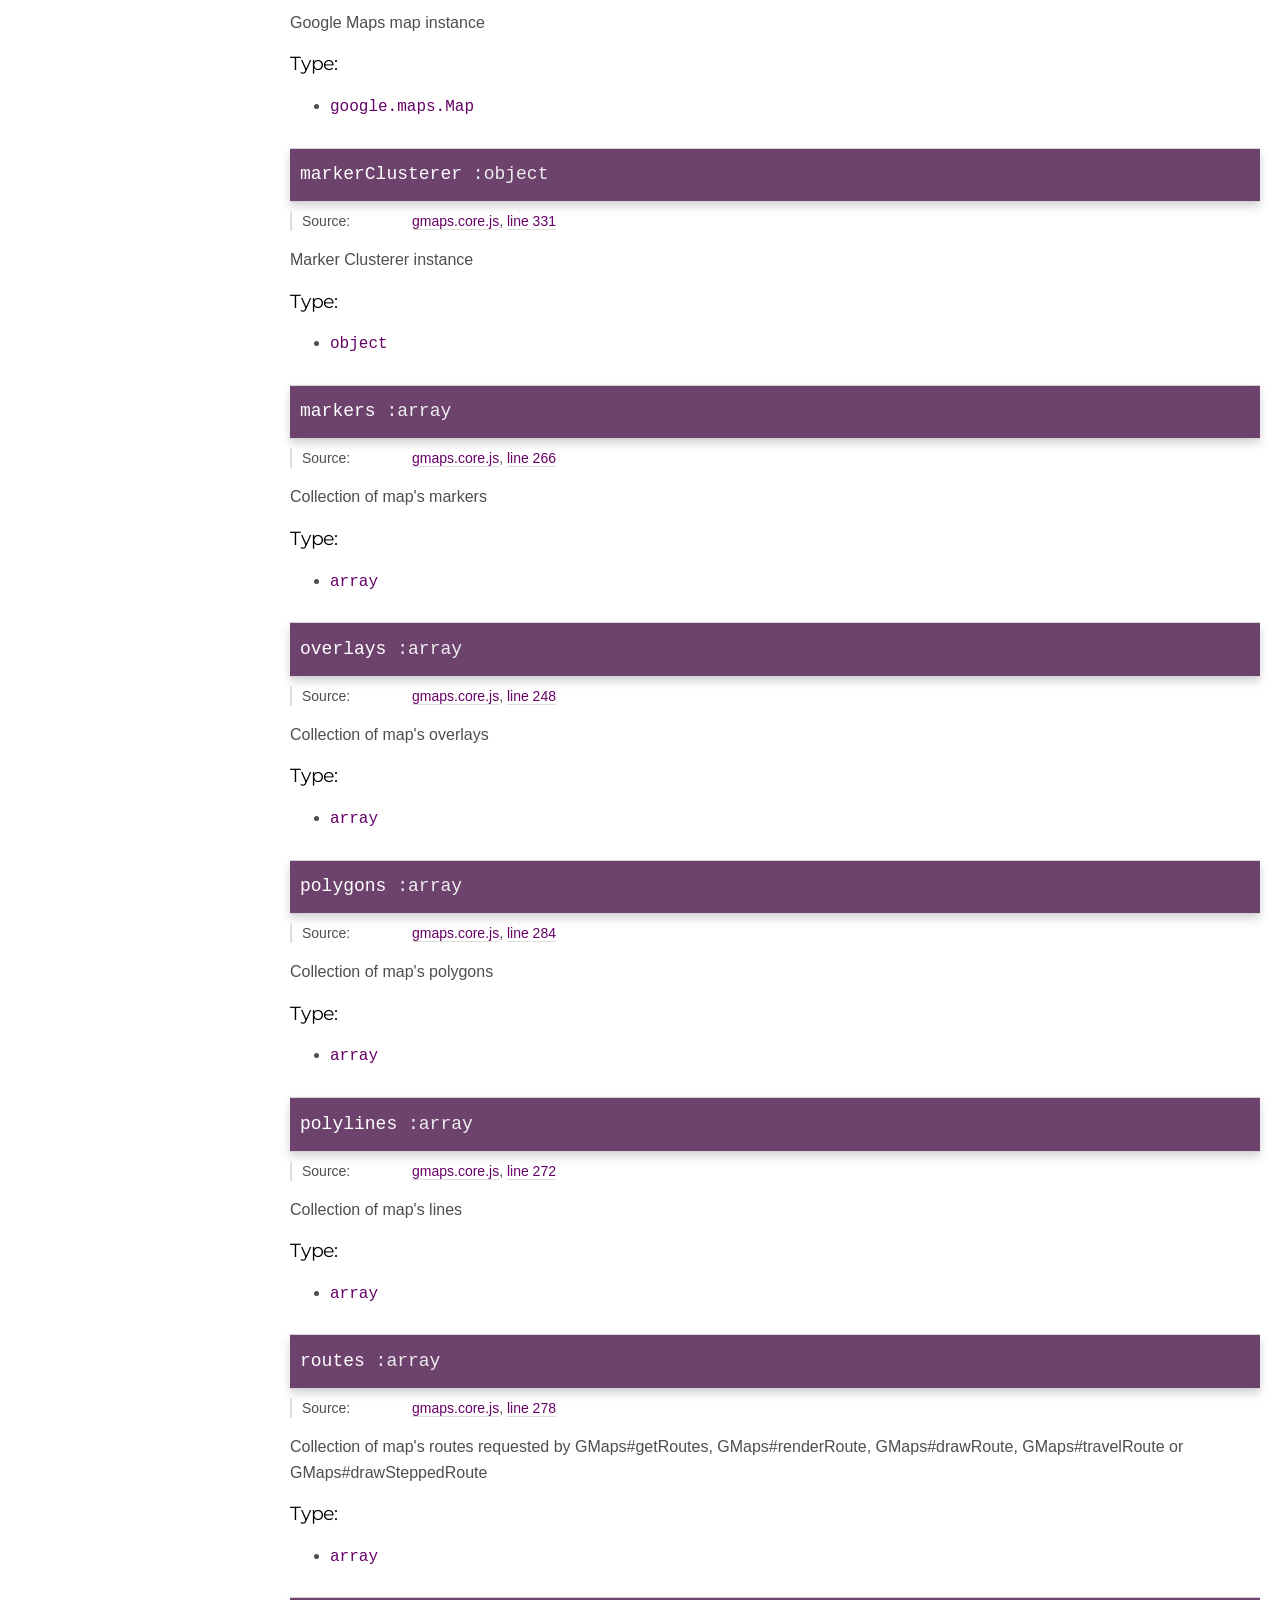
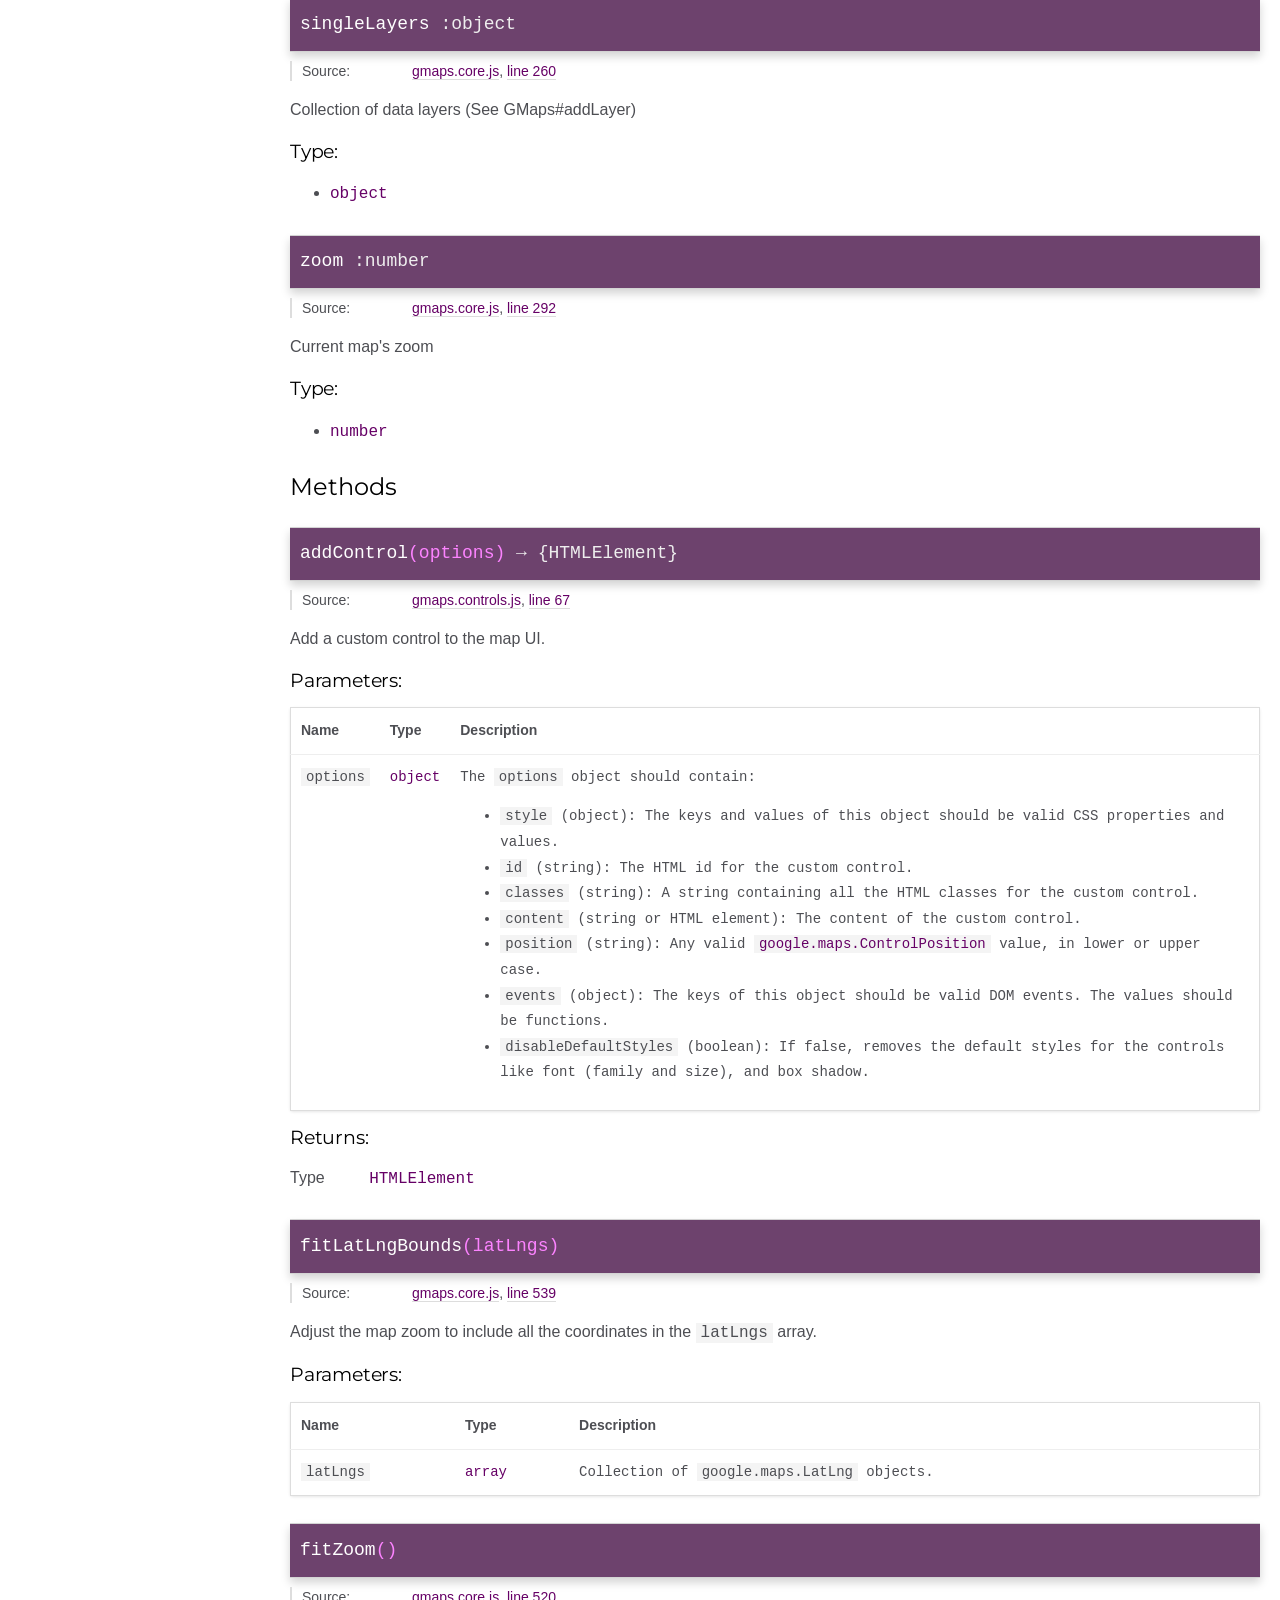
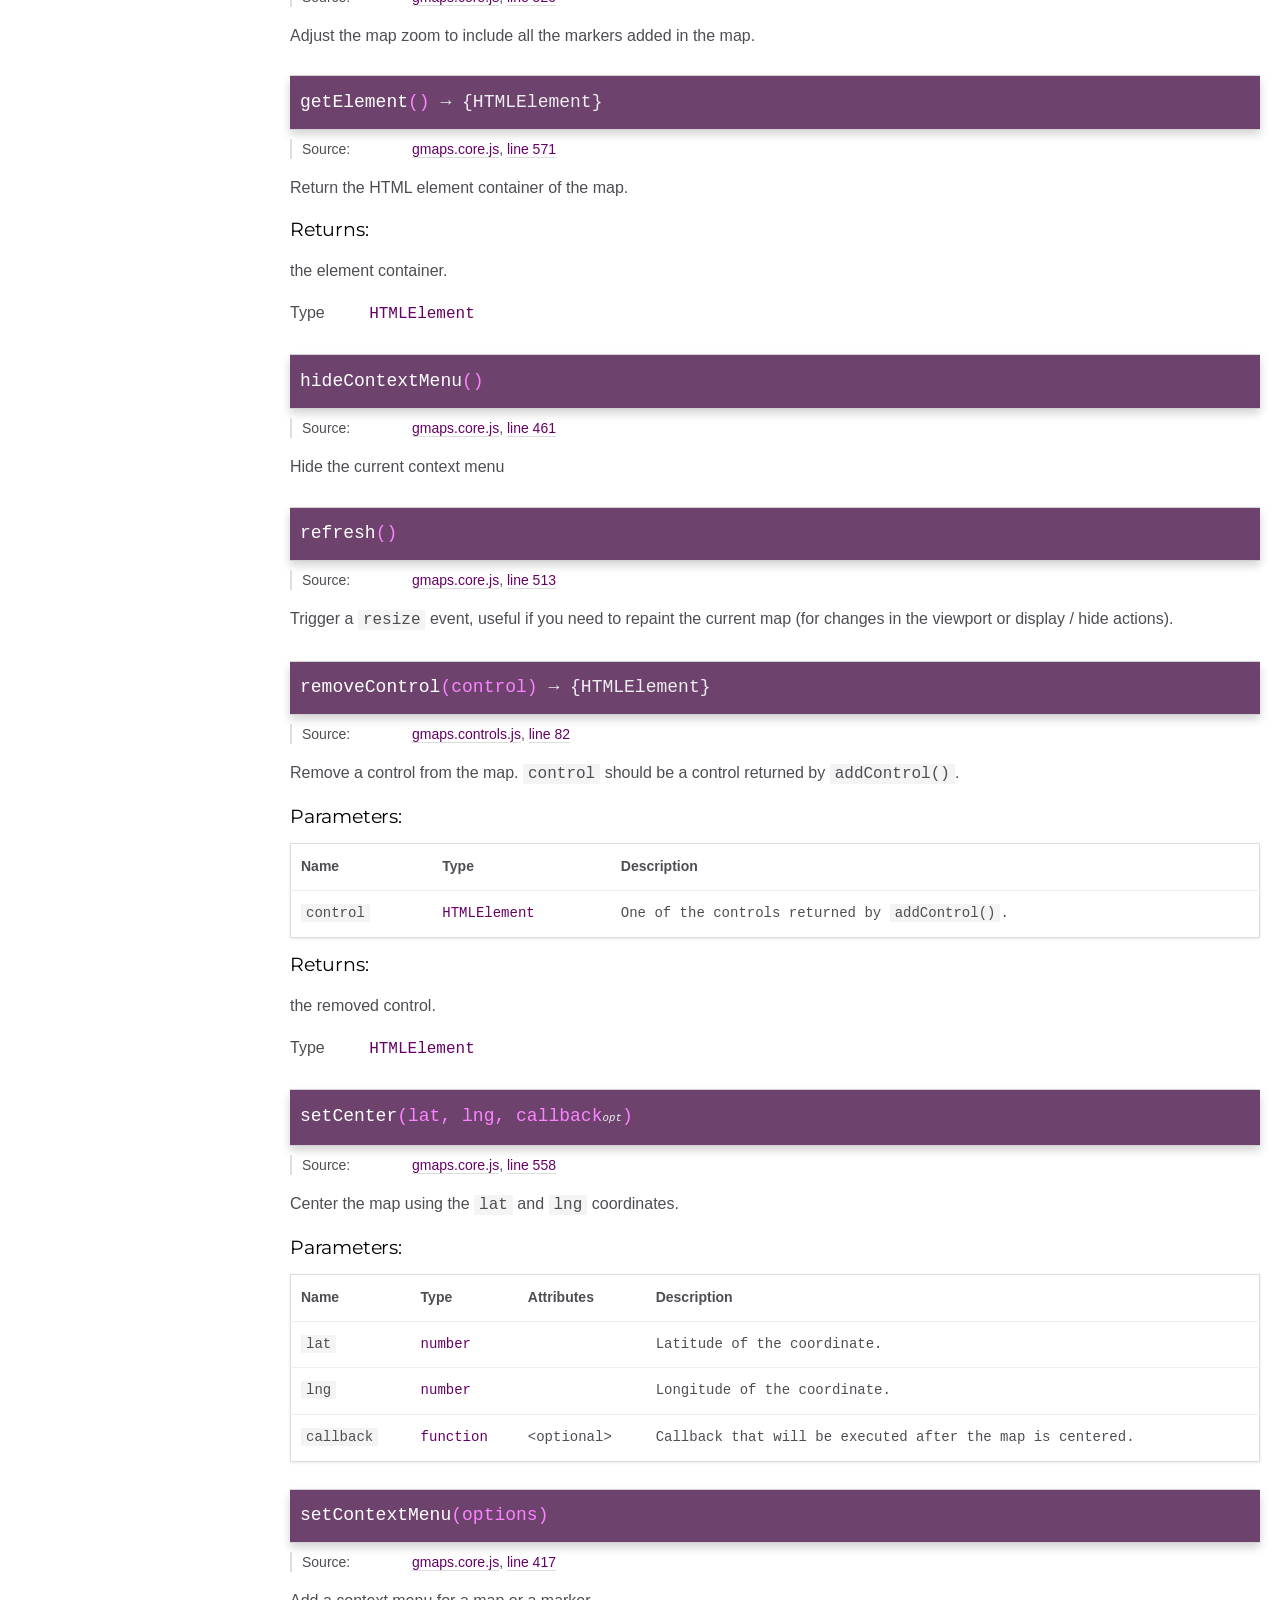
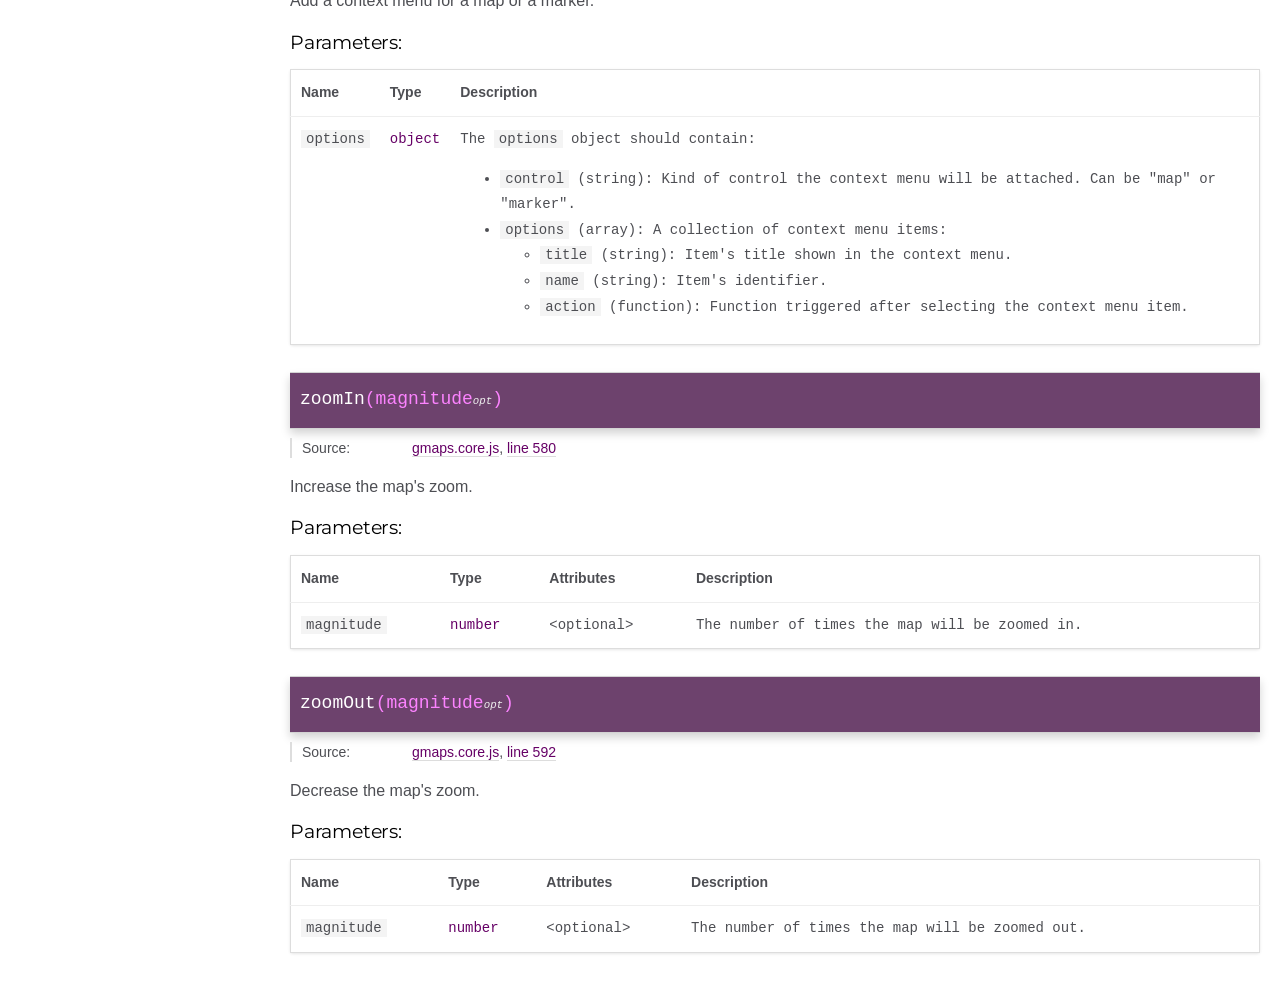
<file: assets/admin/libs/gmaps/docs/GMaps.html>
<!DOCTYPE html>
<html lang="en">
<head>
    <meta charset="utf-8">
    <title>GMaps - Documentation</title>

    <script src="scripts/prettify/prettify.js"></script>
    <script src="scripts/prettify/lang-css.js"></script>
    <!--[if lt IE 9]>
      <script src="//html5shiv.googlecode.com/svn/trunk/html5.js"></script>
    <![endif]-->
    <link type="text/css" rel="stylesheet" href="https://code.ionicframework.com/ionicons/2.0.1/css/ionicons.min.css">
    <link type="text/css" rel="stylesheet" href="styles/prettify.css">
    <link type="text/css" rel="stylesheet" href="styles/jsdoc.css">
</head>
<body>

<input type="checkbox" id="nav-trigger" class="nav-trigger" />
<label for="nav-trigger" class="navicon-button x">
  <div class="navicon"></div>
</label>

<label for="nav-trigger" class="overlay"></label>

<nav>
    <h2><a href="index.html">Home</a></h2><h3>Classes</h3><ul><li><a href="GMaps.html">GMaps</a><ul class='methods'><li data-type='method'><a href="GMaps.html#addControl">addControl</a></li><li data-type='method'><a href="GMaps.html#fitLatLngBounds">fitLatLngBounds</a></li><li data-type='method'><a href="GMaps.html#fitZoom">fitZoom</a></li><li data-type='method'><a href="GMaps.html#getElement">getElement</a></li><li data-type='method'><a href="GMaps.html#hideContextMenu">hideContextMenu</a></li><li data-type='method'><a href="GMaps.html#refresh">refresh</a></li><li data-type='method'><a href="GMaps.html#removeControl">removeControl</a></li><li data-type='method'><a href="GMaps.html#setCenter">setCenter</a></li><li data-type='method'><a href="GMaps.html#setContextMenu">setContextMenu</a></li><li data-type='method'><a href="GMaps.html#zoomIn">zoomIn</a></li><li data-type='method'><a href="GMaps.html#zoomOut">zoomOut</a></li></ul></li></ul>
</nav>

<div id="main">
    
    <h1 class="page-title">GMaps</h1>
    

    




<section>

<header>
    
        <h2>
        GMaps
        </h2>
        
            <div class="class-description"><p>GMaps</p></div>
        
    
</header>

<article>
    <div class="container-overview">
    
        

    
    <h2>Constructor</h2>
    

    <h4 class="name" id="GMaps"><span class="type-signature"></span>new GMaps<span class="signature">(options)</span><span class="type-signature"></span></h4>

    




<dl class="details">

    
    <dt class="tag-source">Source:</dt>
    <dd class="tag-source"><ul class="dummy"><li>
        <a href="gmaps.core.js.html">gmaps.core.js</a>, <a href="gmaps.core.js.html#line152">line 152</a>
    </li></ul></dd>
    

    

    

    

    

    

    

    

    

    

    

    

    

    

    

    
</dl>





<div class="description">
    <p>Creates a new GMaps instance, including a Google Maps map.</p>
</div>











    <h5>Parameters:</h5>
    

<table class="params">
    <thead>
    <tr>
        
        <th>Name</th>
        

        <th>Type</th>

        

        

        <th class="last">Description</th>
    </tr>
    </thead>

    <tbody>
    

        <tr>
            
                <td class="name"><code>options</code></td>
            

            <td class="type">
            
                
<span class="param-type">object</span>


            
            </td>

            

            

            <td class="description last"><p><code>options</code> accepts all the <a href="https://developers.google.com/maps/documentation/javascript/reference#MapOptions">MapOptions</a> and <a href="https://developers.google.com/maps/documentation/javascript/reference#Map">events</a> listed in the Google Maps API. Also accepts:</p>
<ul>
<li><code>lat</code> (number): Latitude of the map's center</li>
<li><code>lng</code> (number): Longitude of the map's center</li>
<li><code>el</code> (string or HTMLElement): container where the map will be rendered</li>
<li><code>markerClusterer</code> (function): A function to create a marker cluster. You can use MarkerClusterer or MarkerClustererPlus.</li>
</ul></td>
        </tr>

    
    </tbody>
</table>
















    
    </div>

    

    

    

     

    

    
        <h3 class="subsection-title">Members</h3>

        
            
<h4 class="name" id="controls"><span class="type-signature"></span>controls<span class="type-signature"> :array</span></h4>





<dl class="details">

    
    <dt class="tag-source">Source:</dt>
    <dd class="tag-source"><ul class="dummy"><li>
        <a href="gmaps.core.js.html">gmaps.core.js</a>, <a href="gmaps.core.js.html#line242">line 242</a>
    </li></ul></dd>
    

    

    

    

    

    

    

    

    

    

    

    

    

    

    

    
</dl>





<div class="description">
    <p>Collection of custom controls in the map UI</p>
</div>



    <h5>Type:</h5>
    <ul>
        <li>
            
<span class="param-type">array</span>


        </li>
    </ul>






        
            
<h4 class="name" id="el"><span class="type-signature"></span>el<span class="type-signature"> :HTMLElement</span></h4>





<dl class="details">

    
    <dt class="tag-source">Source:</dt>
    <dd class="tag-source"><ul class="dummy"><li>
        <a href="gmaps.core.js.html">gmaps.core.js</a>, <a href="gmaps.core.js.html#line222">line 222</a>
    </li></ul></dd>
    

    

    

    

    

    

    

    

    

    

    

    

    

    

    

    
</dl>





<div class="description">
    <p>Container element</p>
</div>



    <h5>Type:</h5>
    <ul>
        <li>
            
<span class="param-type">HTMLElement</span>


        </li>
    </ul>






        
            
<h4 class="name" id="layers"><span class="type-signature"></span>layers<span class="type-signature"> :array</span></h4>





<dl class="details">

    
    <dt class="tag-source">Source:</dt>
    <dd class="tag-source"><ul class="dummy"><li>
        <a href="gmaps.core.js.html">gmaps.core.js</a>, <a href="gmaps.core.js.html#line254">line 254</a>
    </li></ul></dd>
    

    

    

    

    

    

    

    

    

    

    

    

    

    

    

    
</dl>





<div class="description">
    <p>Collection of KML/GeoRSS and FusionTable layers</p>
</div>



    <h5>Type:</h5>
    <ul>
        <li>
            
<span class="param-type">array</span>


        </li>
    </ul>






        
            
<h4 class="name" id="map"><span class="type-signature"></span>map<span class="type-signature"> :google.maps.Map</span></h4>





<dl class="details">

    
    <dt class="tag-source">Source:</dt>
    <dd class="tag-source"><ul class="dummy"><li>
        <a href="gmaps.core.js.html">gmaps.core.js</a>, <a href="gmaps.core.js.html#line323">line 323</a>
    </li></ul></dd>
    

    

    

    

    

    

    

    

    

    

    

    

    

    

    

    
</dl>





<div class="description">
    <p>Google Maps map instance</p>
</div>



    <h5>Type:</h5>
    <ul>
        <li>
            
<span class="param-type">google.maps.Map</span>


        </li>
    </ul>






        
            
<h4 class="name" id="markerClusterer"><span class="type-signature"></span>markerClusterer<span class="type-signature"> :object</span></h4>





<dl class="details">

    
    <dt class="tag-source">Source:</dt>
    <dd class="tag-source"><ul class="dummy"><li>
        <a href="gmaps.core.js.html">gmaps.core.js</a>, <a href="gmaps.core.js.html#line331">line 331</a>
    </li></ul></dd>
    

    

    

    

    

    

    

    

    

    

    

    

    

    

    

    
</dl>





<div class="description">
    <p>Marker Clusterer instance</p>
</div>



    <h5>Type:</h5>
    <ul>
        <li>
            
<span class="param-type">object</span>


        </li>
    </ul>






        
            
<h4 class="name" id="markers"><span class="type-signature"></span>markers<span class="type-signature"> :array</span></h4>





<dl class="details">

    
    <dt class="tag-source">Source:</dt>
    <dd class="tag-source"><ul class="dummy"><li>
        <a href="gmaps.core.js.html">gmaps.core.js</a>, <a href="gmaps.core.js.html#line266">line 266</a>
    </li></ul></dd>
    

    

    

    

    

    

    

    

    

    

    

    

    

    

    

    
</dl>





<div class="description">
    <p>Collection of map's markers</p>
</div>



    <h5>Type:</h5>
    <ul>
        <li>
            
<span class="param-type">array</span>


        </li>
    </ul>






        
            
<h4 class="name" id="overlays"><span class="type-signature"></span>overlays<span class="type-signature"> :array</span></h4>





<dl class="details">

    
    <dt class="tag-source">Source:</dt>
    <dd class="tag-source"><ul class="dummy"><li>
        <a href="gmaps.core.js.html">gmaps.core.js</a>, <a href="gmaps.core.js.html#line248">line 248</a>
    </li></ul></dd>
    

    

    

    

    

    

    

    

    

    

    

    

    

    

    

    
</dl>





<div class="description">
    <p>Collection of map's overlays</p>
</div>



    <h5>Type:</h5>
    <ul>
        <li>
            
<span class="param-type">array</span>


        </li>
    </ul>






        
            
<h4 class="name" id="polygons"><span class="type-signature"></span>polygons<span class="type-signature"> :array</span></h4>





<dl class="details">

    
    <dt class="tag-source">Source:</dt>
    <dd class="tag-source"><ul class="dummy"><li>
        <a href="gmaps.core.js.html">gmaps.core.js</a>, <a href="gmaps.core.js.html#line284">line 284</a>
    </li></ul></dd>
    

    

    

    

    

    

    

    

    

    

    

    

    

    

    

    
</dl>





<div class="description">
    <p>Collection of map's polygons</p>
</div>



    <h5>Type:</h5>
    <ul>
        <li>
            
<span class="param-type">array</span>


        </li>
    </ul>






        
            
<h4 class="name" id="polylines"><span class="type-signature"></span>polylines<span class="type-signature"> :array</span></h4>





<dl class="details">

    
    <dt class="tag-source">Source:</dt>
    <dd class="tag-source"><ul class="dummy"><li>
        <a href="gmaps.core.js.html">gmaps.core.js</a>, <a href="gmaps.core.js.html#line272">line 272</a>
    </li></ul></dd>
    

    

    

    

    

    

    

    

    

    

    

    

    

    

    

    
</dl>





<div class="description">
    <p>Collection of map's lines</p>
</div>



    <h5>Type:</h5>
    <ul>
        <li>
            
<span class="param-type">array</span>


        </li>
    </ul>






        
            
<h4 class="name" id="routes"><span class="type-signature"></span>routes<span class="type-signature"> :array</span></h4>





<dl class="details">

    
    <dt class="tag-source">Source:</dt>
    <dd class="tag-source"><ul class="dummy"><li>
        <a href="gmaps.core.js.html">gmaps.core.js</a>, <a href="gmaps.core.js.html#line278">line 278</a>
    </li></ul></dd>
    

    

    

    

    

    

    

    

    

    

    

    

    

    

    

    
</dl>





<div class="description">
    <p>Collection of map's routes requested by GMaps#getRoutes, GMaps#renderRoute, GMaps#drawRoute, GMaps#travelRoute or GMaps#drawSteppedRoute</p>
</div>



    <h5>Type:</h5>
    <ul>
        <li>
            
<span class="param-type">array</span>


        </li>
    </ul>






        
            
<h4 class="name" id="singleLayers"><span class="type-signature"></span>singleLayers<span class="type-signature"> :object</span></h4>





<dl class="details">

    
    <dt class="tag-source">Source:</dt>
    <dd class="tag-source"><ul class="dummy"><li>
        <a href="gmaps.core.js.html">gmaps.core.js</a>, <a href="gmaps.core.js.html#line260">line 260</a>
    </li></ul></dd>
    

    

    

    

    

    

    

    

    

    

    

    

    

    

    

    
</dl>





<div class="description">
    <p>Collection of data layers (See GMaps#addLayer)</p>
</div>



    <h5>Type:</h5>
    <ul>
        <li>
            
<span class="param-type">object</span>


        </li>
    </ul>






        
            
<h4 class="name" id="zoom"><span class="type-signature"></span>zoom<span class="type-signature"> :number</span></h4>





<dl class="details">

    
    <dt class="tag-source">Source:</dt>
    <dd class="tag-source"><ul class="dummy"><li>
        <a href="gmaps.core.js.html">gmaps.core.js</a>, <a href="gmaps.core.js.html#line292">line 292</a>
    </li></ul></dd>
    

    

    

    

    

    

    

    

    

    

    

    

    

    

    

    
</dl>





<div class="description">
    <p>Current map's zoom</p>
</div>



    <h5>Type:</h5>
    <ul>
        <li>
            
<span class="param-type">number</span>


        </li>
    </ul>






        
    

    
        <h3 class="subsection-title">Methods</h3>

        
            

    

    <h4 class="name" id="addControl"><span class="type-signature"></span>addControl<span class="signature">(options)</span><span class="type-signature"> &rarr; {HTMLElement}</span></h4>

    




<dl class="details">

    
    <dt class="tag-source">Source:</dt>
    <dd class="tag-source"><ul class="dummy"><li>
        <a href="gmaps.controls.js.html">gmaps.controls.js</a>, <a href="gmaps.controls.js.html#line67">line 67</a>
    </li></ul></dd>
    

    

    

    

    

    

    

    

    

    

    

    

    

    

    

    
</dl>





<div class="description">
    <p>Add a custom control to the map UI.</p>
</div>











    <h5>Parameters:</h5>
    

<table class="params">
    <thead>
    <tr>
        
        <th>Name</th>
        

        <th>Type</th>

        

        

        <th class="last">Description</th>
    </tr>
    </thead>

    <tbody>
    

        <tr>
            
                <td class="name"><code>options</code></td>
            

            <td class="type">
            
                
<span class="param-type">object</span>


            
            </td>

            

            

            <td class="description last"><p>The <code>options</code> object should contain:</p>
<ul>
<li><code>style</code> (object): The keys and values of this object should be valid CSS properties and values.</li>
<li><code>id</code> (string): The HTML id for the custom control.</li>
<li><code>classes</code> (string): A string containing all the HTML classes for the custom control.</li>
<li><code>content</code> (string or HTML element): The content of the custom control.</li>
<li><code>position</code> (string): Any valid <a href="https://developers.google.com/maps/documentation/javascript/controls#ControlPositioning"><code>google.maps.ControlPosition</code></a> value, in lower or upper case.</li>
<li><code>events</code> (object): The keys of this object should be valid DOM events. The values should be functions.</li>
<li><code>disableDefaultStyles</code> (boolean): If false, removes the default styles for the controls like font (family and size), and box shadow.</li>
</ul></td>
        </tr>

    
    </tbody>
</table>














<h5>Returns:</h5>

        


<dl class="param-type">
    <dt>
        Type
    </dt>
    <dd>
        
<span class="param-type">HTMLElement</span>


    </dd>
</dl>

    


        
            

    

    <h4 class="name" id="fitLatLngBounds"><span class="type-signature"></span>fitLatLngBounds<span class="signature">(latLngs)</span><span class="type-signature"></span></h4>

    




<dl class="details">

    
    <dt class="tag-source">Source:</dt>
    <dd class="tag-source"><ul class="dummy"><li>
        <a href="gmaps.core.js.html">gmaps.core.js</a>, <a href="gmaps.core.js.html#line539">line 539</a>
    </li></ul></dd>
    

    

    

    

    

    

    

    

    

    

    

    

    

    

    

    
</dl>





<div class="description">
    <p>Adjust the map zoom to include all the coordinates in the <code>latLngs</code> array.</p>
</div>











    <h5>Parameters:</h5>
    

<table class="params">
    <thead>
    <tr>
        
        <th>Name</th>
        

        <th>Type</th>

        

        

        <th class="last">Description</th>
    </tr>
    </thead>

    <tbody>
    

        <tr>
            
                <td class="name"><code>latLngs</code></td>
            

            <td class="type">
            
                
<span class="param-type">array</span>


            
            </td>

            

            

            <td class="description last"><p>Collection of <code>google.maps.LatLng</code> objects.</p></td>
        </tr>

    
    </tbody>
</table>
















        
            

    

    <h4 class="name" id="fitZoom"><span class="type-signature"></span>fitZoom<span class="signature">()</span><span class="type-signature"></span></h4>

    




<dl class="details">

    
    <dt class="tag-source">Source:</dt>
    <dd class="tag-source"><ul class="dummy"><li>
        <a href="gmaps.core.js.html">gmaps.core.js</a>, <a href="gmaps.core.js.html#line520">line 520</a>
    </li></ul></dd>
    

    

    

    

    

    

    

    

    

    

    

    

    

    

    

    
</dl>





<div class="description">
    <p>Adjust the map zoom to include all the markers added in the map.</p>
</div>

























        
            

    

    <h4 class="name" id="getElement"><span class="type-signature"></span>getElement<span class="signature">()</span><span class="type-signature"> &rarr; {HTMLElement}</span></h4>

    




<dl class="details">

    
    <dt class="tag-source">Source:</dt>
    <dd class="tag-source"><ul class="dummy"><li>
        <a href="gmaps.core.js.html">gmaps.core.js</a>, <a href="gmaps.core.js.html#line571">line 571</a>
    </li></ul></dd>
    

    

    

    

    

    

    

    

    

    

    

    

    

    

    

    
</dl>





<div class="description">
    <p>Return the HTML element container of the map.</p>
</div>























<h5>Returns:</h5>

        
<div class="param-desc">
    <p>the element container.</p>
</div>



<dl class="param-type">
    <dt>
        Type
    </dt>
    <dd>
        
<span class="param-type">HTMLElement</span>


    </dd>
</dl>

    


        
            

    

    <h4 class="name" id="hideContextMenu"><span class="type-signature"></span>hideContextMenu<span class="signature">()</span><span class="type-signature"></span></h4>

    




<dl class="details">

    
    <dt class="tag-source">Source:</dt>
    <dd class="tag-source"><ul class="dummy"><li>
        <a href="gmaps.core.js.html">gmaps.core.js</a>, <a href="gmaps.core.js.html#line461">line 461</a>
    </li></ul></dd>
    

    

    

    

    

    

    

    

    

    

    

    

    

    

    

    
</dl>





<div class="description">
    <p>Hide the current context menu</p>
</div>

























        
            

    

    <h4 class="name" id="refresh"><span class="type-signature"></span>refresh<span class="signature">()</span><span class="type-signature"></span></h4>

    




<dl class="details">

    
    <dt class="tag-source">Source:</dt>
    <dd class="tag-source"><ul class="dummy"><li>
        <a href="gmaps.core.js.html">gmaps.core.js</a>, <a href="gmaps.core.js.html#line513">line 513</a>
    </li></ul></dd>
    

    

    

    

    

    

    

    

    

    

    

    

    

    

    

    
</dl>





<div class="description">
    <p>Trigger a <code>resize</code> event, useful if you need to repaint the current map (for changes in the viewport or display / hide actions).</p>
</div>

























        
            

    

    <h4 class="name" id="removeControl"><span class="type-signature"></span>removeControl<span class="signature">(control)</span><span class="type-signature"> &rarr; {HTMLElement}</span></h4>

    




<dl class="details">

    
    <dt class="tag-source">Source:</dt>
    <dd class="tag-source"><ul class="dummy"><li>
        <a href="gmaps.controls.js.html">gmaps.controls.js</a>, <a href="gmaps.controls.js.html#line82">line 82</a>
    </li></ul></dd>
    

    

    

    

    

    

    

    

    

    

    

    

    

    

    

    
</dl>





<div class="description">
    <p>Remove a control from the map. <code>control</code> should be a control returned by <code>addControl()</code>.</p>
</div>











    <h5>Parameters:</h5>
    

<table class="params">
    <thead>
    <tr>
        
        <th>Name</th>
        

        <th>Type</th>

        

        

        <th class="last">Description</th>
    </tr>
    </thead>

    <tbody>
    

        <tr>
            
                <td class="name"><code>control</code></td>
            

            <td class="type">
            
                
<span class="param-type">HTMLElement</span>


            
            </td>

            

            

            <td class="description last"><p>One of the controls returned by <code>addControl()</code>.</p></td>
        </tr>

    
    </tbody>
</table>














<h5>Returns:</h5>

        
<div class="param-desc">
    <p>the removed control.</p>
</div>



<dl class="param-type">
    <dt>
        Type
    </dt>
    <dd>
        
<span class="param-type">HTMLElement</span>


    </dd>
</dl>

    


        
            

    

    <h4 class="name" id="setCenter"><span class="type-signature"></span>setCenter<span class="signature">(lat, lng, callback<span class="signature-attributes">opt</span>)</span><span class="type-signature"></span></h4>

    




<dl class="details">

    
    <dt class="tag-source">Source:</dt>
    <dd class="tag-source"><ul class="dummy"><li>
        <a href="gmaps.core.js.html">gmaps.core.js</a>, <a href="gmaps.core.js.html#line558">line 558</a>
    </li></ul></dd>
    

    

    

    

    

    

    

    

    

    

    

    

    

    

    

    
</dl>





<div class="description">
    <p>Center the map using the <code>lat</code> and <code>lng</code> coordinates.</p>
</div>











    <h5>Parameters:</h5>
    

<table class="params">
    <thead>
    <tr>
        
        <th>Name</th>
        

        <th>Type</th>

        
        <th>Attributes</th>
        

        

        <th class="last">Description</th>
    </tr>
    </thead>

    <tbody>
    

        <tr>
            
                <td class="name"><code>lat</code></td>
            

            <td class="type">
            
                
<span class="param-type">number</span>


            
            </td>

            
                <td class="attributes">
                

                

                
                </td>
            

            

            <td class="description last"><p>Latitude of the coordinate.</p></td>
        </tr>

    

        <tr>
            
                <td class="name"><code>lng</code></td>
            

            <td class="type">
            
                
<span class="param-type">number</span>


            
            </td>

            
                <td class="attributes">
                

                

                
                </td>
            

            

            <td class="description last"><p>Longitude of the coordinate.</p></td>
        </tr>

    

        <tr>
            
                <td class="name"><code>callback</code></td>
            

            <td class="type">
            
                
<span class="param-type">function</span>


            
            </td>

            
                <td class="attributes">
                
                    &lt;optional><br>
                

                

                
                </td>
            

            

            <td class="description last"><p>Callback that will be executed after the map is centered.</p></td>
        </tr>

    
    </tbody>
</table>
















        
            

    

    <h4 class="name" id="setContextMenu"><span class="type-signature"></span>setContextMenu<span class="signature">(options)</span><span class="type-signature"></span></h4>

    




<dl class="details">

    
    <dt class="tag-source">Source:</dt>
    <dd class="tag-source"><ul class="dummy"><li>
        <a href="gmaps.core.js.html">gmaps.core.js</a>, <a href="gmaps.core.js.html#line417">line 417</a>
    </li></ul></dd>
    

    

    

    

    

    

    

    

    

    

    

    

    

    

    

    
</dl>





<div class="description">
    <p>Add a context menu for a map or a marker.</p>
</div>











    <h5>Parameters:</h5>
    

<table class="params">
    <thead>
    <tr>
        
        <th>Name</th>
        

        <th>Type</th>

        

        

        <th class="last">Description</th>
    </tr>
    </thead>

    <tbody>
    

        <tr>
            
                <td class="name"><code>options</code></td>
            

            <td class="type">
            
                
<span class="param-type">object</span>


            
            </td>

            

            

            <td class="description last"><p>The <code>options</code> object should contain:</p>
<ul>
<li><code>control</code> (string): Kind of control the context menu will be attached. Can be &quot;map&quot; or &quot;marker&quot;.</li>
<li><code>options</code> (array): A collection of context menu items:<ul>
<li><code>title</code> (string): Item's title shown in the context menu.</li>
<li><code>name</code> (string): Item's identifier.</li>
<li><code>action</code> (function): Function triggered after selecting the context menu item.</li>
</ul>
</li>
</ul></td>
        </tr>

    
    </tbody>
</table>
















        
            

    

    <h4 class="name" id="zoomIn"><span class="type-signature"></span>zoomIn<span class="signature">(magnitude<span class="signature-attributes">opt</span>)</span><span class="type-signature"></span></h4>

    




<dl class="details">

    
    <dt class="tag-source">Source:</dt>
    <dd class="tag-source"><ul class="dummy"><li>
        <a href="gmaps.core.js.html">gmaps.core.js</a>, <a href="gmaps.core.js.html#line580">line 580</a>
    </li></ul></dd>
    

    

    

    

    

    

    

    

    

    

    

    

    

    

    

    
</dl>





<div class="description">
    <p>Increase the map's zoom.</p>
</div>











    <h5>Parameters:</h5>
    

<table class="params">
    <thead>
    <tr>
        
        <th>Name</th>
        

        <th>Type</th>

        
        <th>Attributes</th>
        

        

        <th class="last">Description</th>
    </tr>
    </thead>

    <tbody>
    

        <tr>
            
                <td class="name"><code>magnitude</code></td>
            

            <td class="type">
            
                
<span class="param-type">number</span>


            
            </td>

            
                <td class="attributes">
                
                    &lt;optional><br>
                

                

                
                </td>
            

            

            <td class="description last"><p>The number of times the map will be zoomed in.</p></td>
        </tr>

    
    </tbody>
</table>
















        
            

    

    <h4 class="name" id="zoomOut"><span class="type-signature"></span>zoomOut<span class="signature">(magnitude<span class="signature-attributes">opt</span>)</span><span class="type-signature"></span></h4>

    




<dl class="details">

    
    <dt class="tag-source">Source:</dt>
    <dd class="tag-source"><ul class="dummy"><li>
        <a href="gmaps.core.js.html">gmaps.core.js</a>, <a href="gmaps.core.js.html#line592">line 592</a>
    </li></ul></dd>
    

    

    

    

    

    

    

    

    

    

    

    

    

    

    

    
</dl>





<div class="description">
    <p>Decrease the map's zoom.</p>
</div>











    <h5>Parameters:</h5>
    

<table class="params">
    <thead>
    <tr>
        
        <th>Name</th>
        

        <th>Type</th>

        
        <th>Attributes</th>
        

        

        <th class="last">Description</th>
    </tr>
    </thead>

    <tbody>
    

        <tr>
            
                <td class="name"><code>magnitude</code></td>
            

            <td class="type">
            
                
<span class="param-type">number</span>


            
            </td>

            
                <td class="attributes">
                
                    &lt;optional><br>
                

                

                
                </td>
            

            

            <td class="description last"><p>The number of times the map will be zoomed out.</p></td>
        </tr>

    
    </tbody>
</table>
















        
    

    

    
</article>

</section>




</div>

<br class="clear">

<footer>
    Documentation generated by <a href="https://github.com/jsdoc3/jsdoc">JSDoc 3.4.0</a> on Sun Apr 03 2016 18:36:23 GMT-0400 (EDT) using the Minami theme.
</footer>

<script>prettyPrint();</script>
<script src="scripts/linenumber.js"></script>
</body>
</html>
</file>
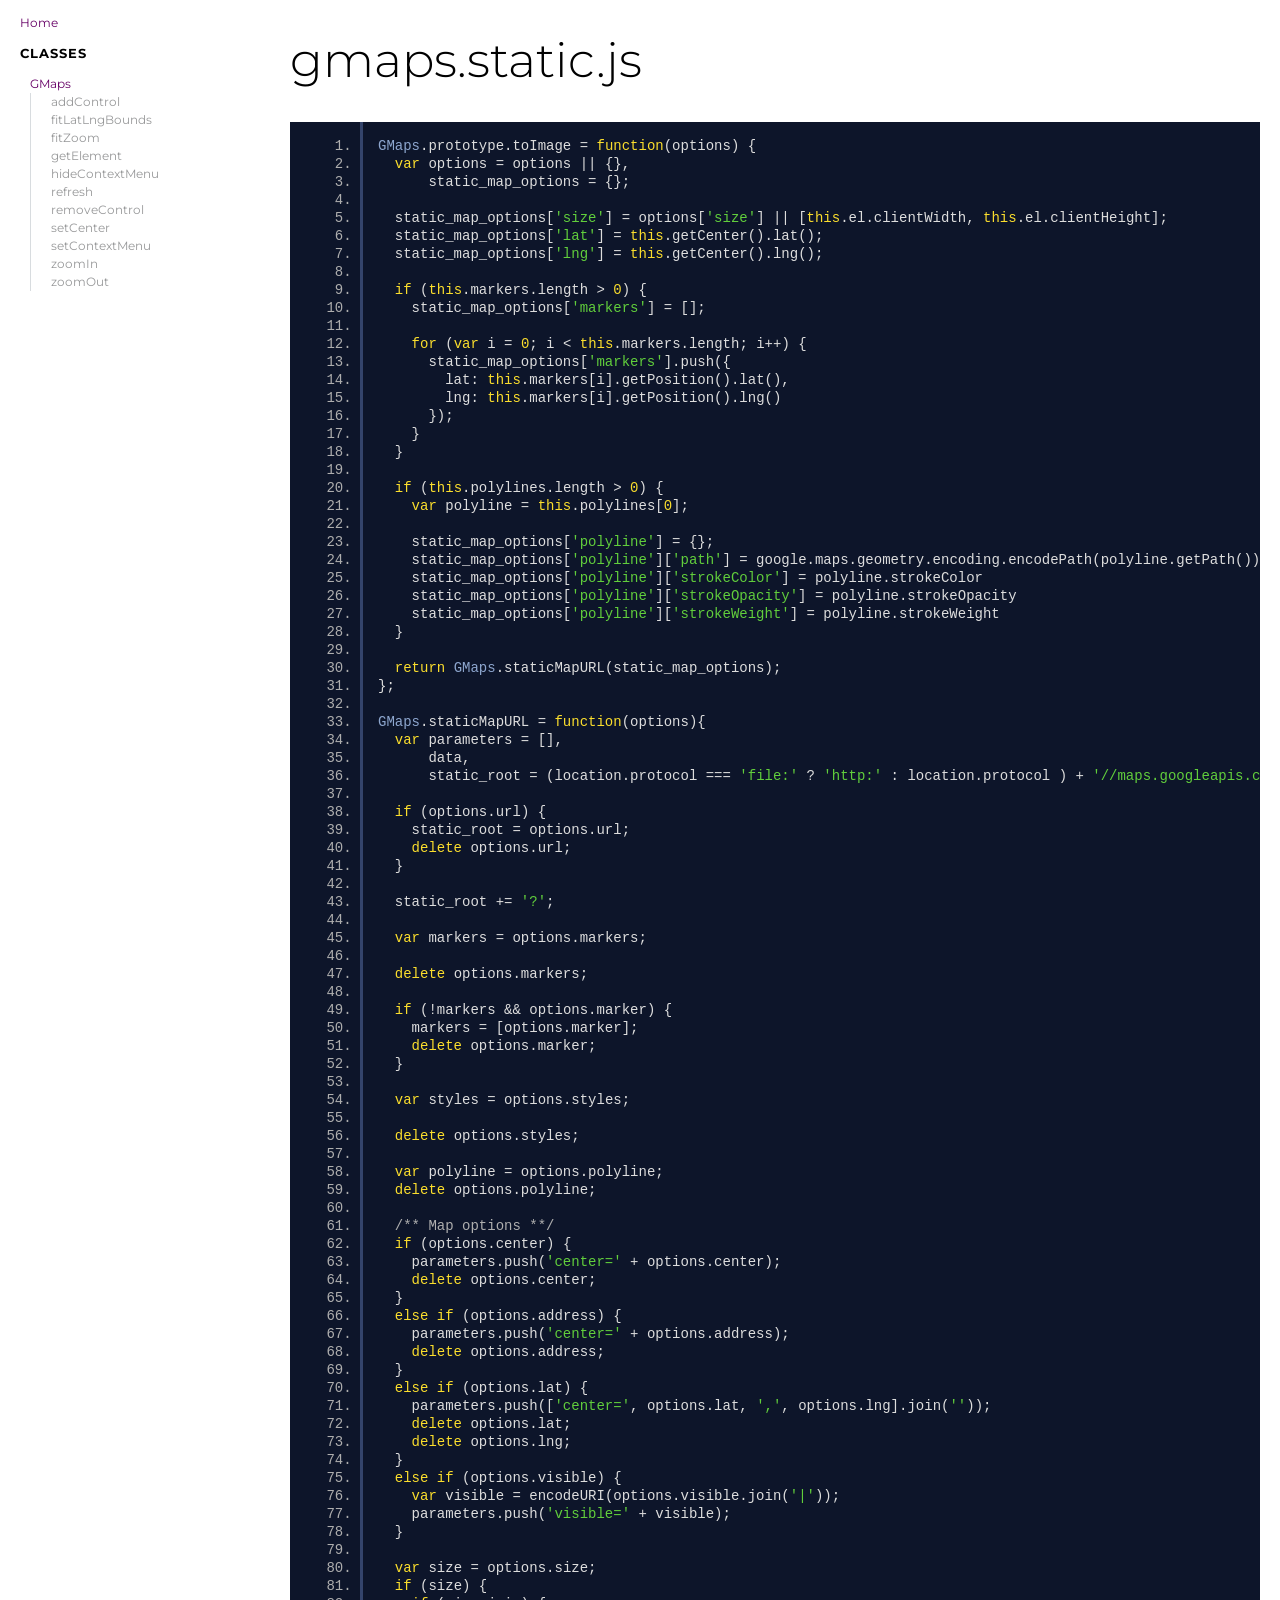
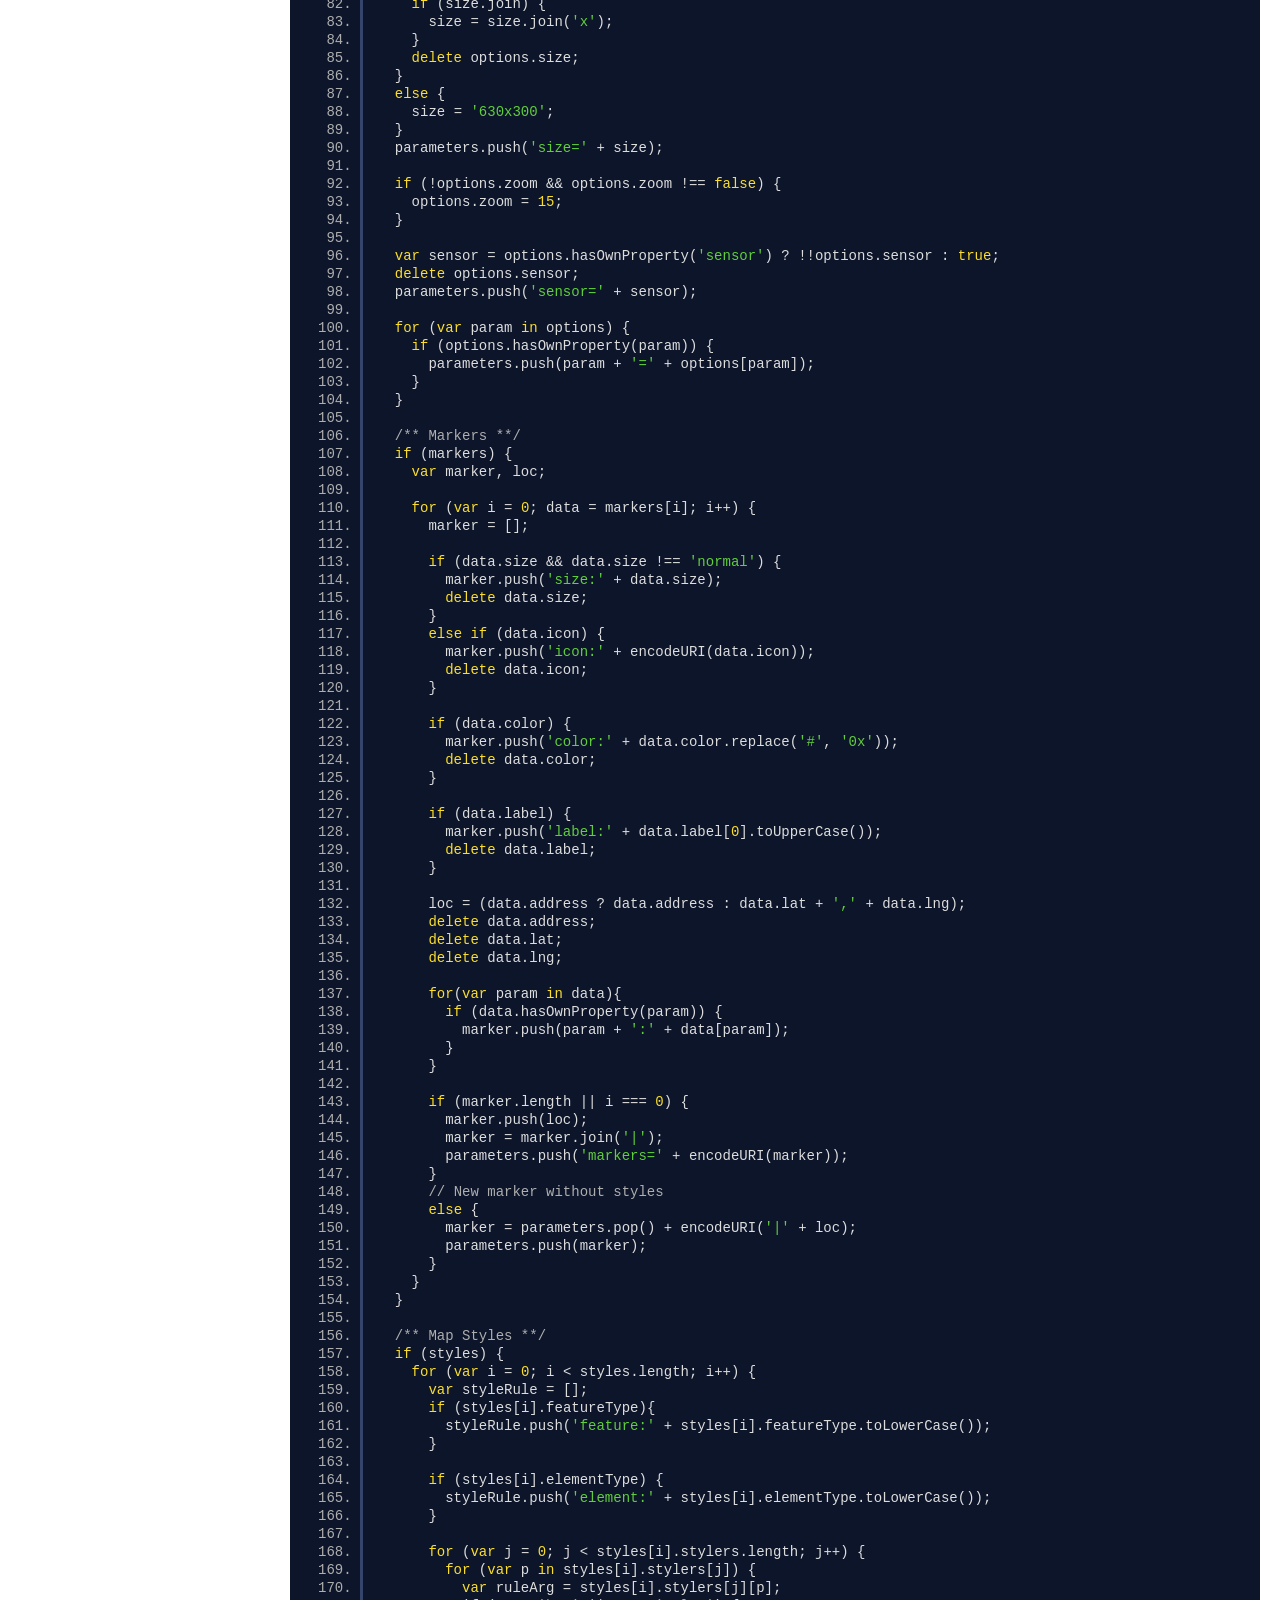
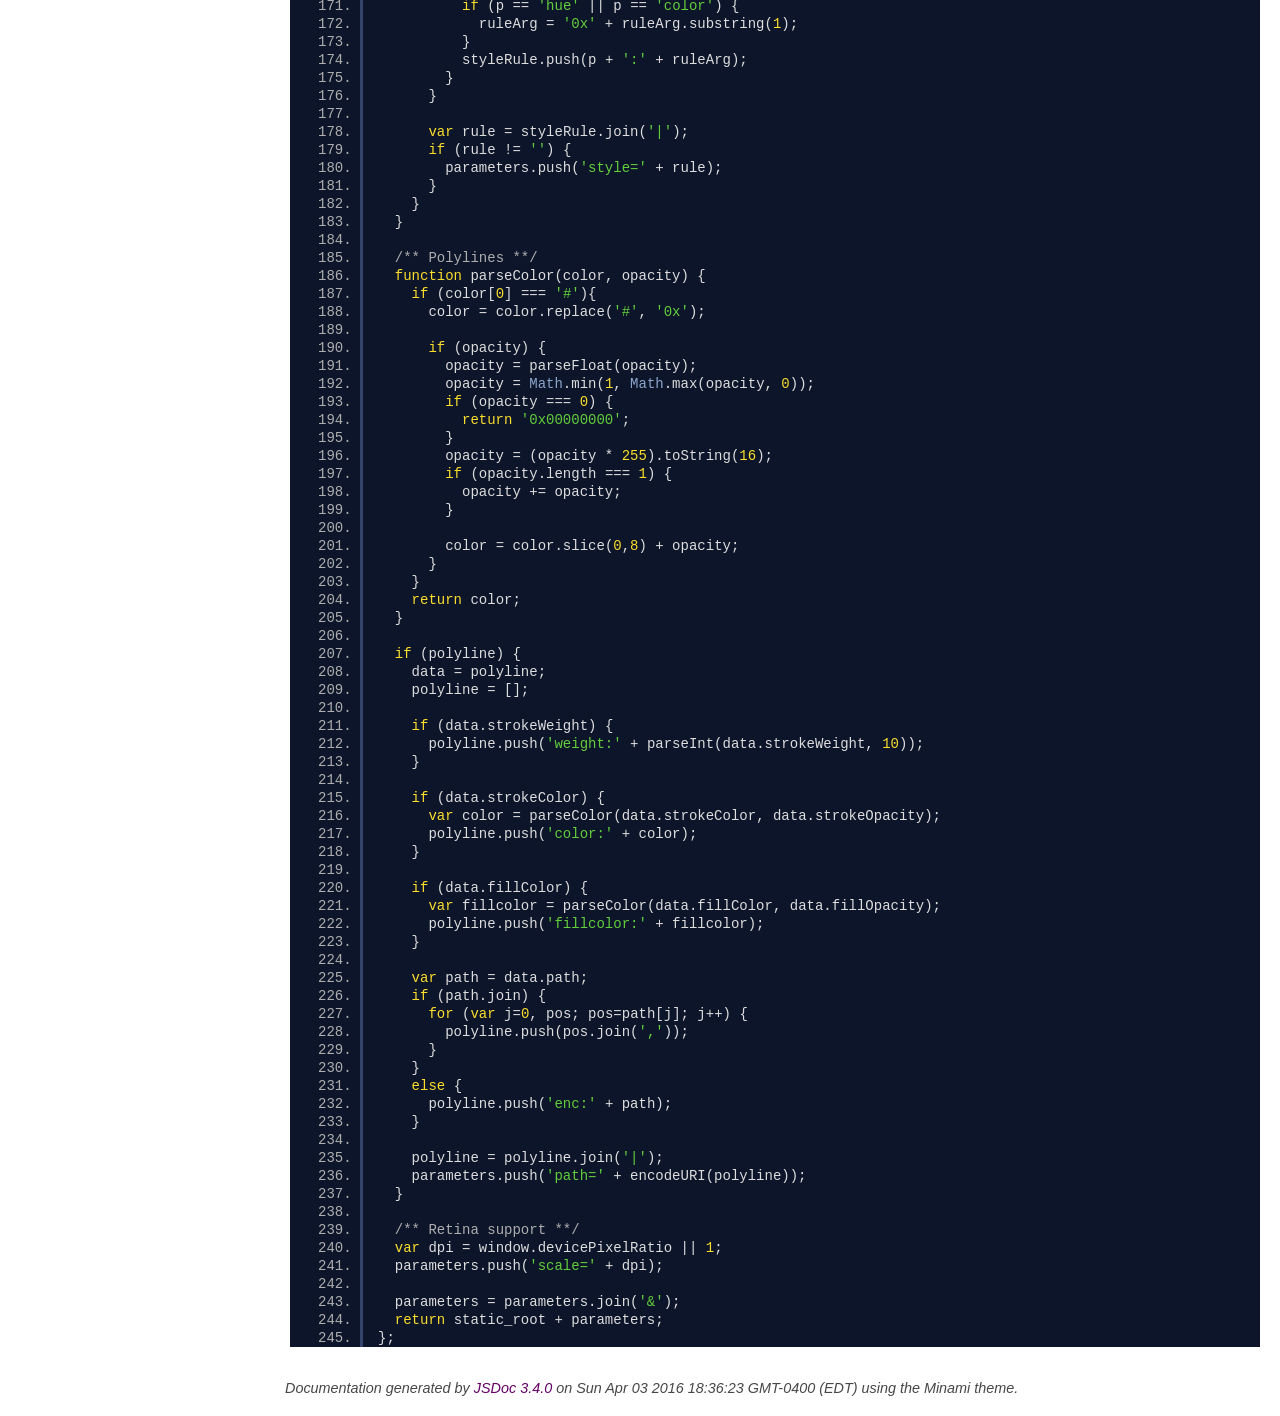
<file: assets/admin/libs/gmaps/docs/gmaps.static.js.html>
<!DOCTYPE html>
<html lang="en">
<head>
    <meta charset="utf-8">
    <title>gmaps.static.js - Documentation</title>

    <script src="scripts/prettify/prettify.js"></script>
    <script src="scripts/prettify/lang-css.js"></script>
    <!--[if lt IE 9]>
      <script src="//html5shiv.googlecode.com/svn/trunk/html5.js"></script>
    <![endif]-->
    <link type="text/css" rel="stylesheet" href="https://code.ionicframework.com/ionicons/2.0.1/css/ionicons.min.css">
    <link type="text/css" rel="stylesheet" href="styles/prettify.css">
    <link type="text/css" rel="stylesheet" href="styles/jsdoc.css">
</head>
<body>

<input type="checkbox" id="nav-trigger" class="nav-trigger" />
<label for="nav-trigger" class="navicon-button x">
  <div class="navicon"></div>
</label>

<label for="nav-trigger" class="overlay"></label>

<nav>
    <h2><a href="index.html">Home</a></h2><h3>Classes</h3><ul><li><a href="GMaps.html">GMaps</a><ul class='methods'><li data-type='method'><a href="GMaps.html#addControl">addControl</a></li><li data-type='method'><a href="GMaps.html#fitLatLngBounds">fitLatLngBounds</a></li><li data-type='method'><a href="GMaps.html#fitZoom">fitZoom</a></li><li data-type='method'><a href="GMaps.html#getElement">getElement</a></li><li data-type='method'><a href="GMaps.html#hideContextMenu">hideContextMenu</a></li><li data-type='method'><a href="GMaps.html#refresh">refresh</a></li><li data-type='method'><a href="GMaps.html#removeControl">removeControl</a></li><li data-type='method'><a href="GMaps.html#setCenter">setCenter</a></li><li data-type='method'><a href="GMaps.html#setContextMenu">setContextMenu</a></li><li data-type='method'><a href="GMaps.html#zoomIn">zoomIn</a></li><li data-type='method'><a href="GMaps.html#zoomOut">zoomOut</a></li></ul></li></ul>
</nav>

<div id="main">
    
    <h1 class="page-title">gmaps.static.js</h1>
    

    



    
    <section>
        <article>
            <pre class="prettyprint source linenums"><code>GMaps.prototype.toImage = function(options) {
  var options = options || {},
      static_map_options = {};

  static_map_options['size'] = options['size'] || [this.el.clientWidth, this.el.clientHeight];
  static_map_options['lat'] = this.getCenter().lat();
  static_map_options['lng'] = this.getCenter().lng();

  if (this.markers.length > 0) {
    static_map_options['markers'] = [];
    
    for (var i = 0; i &lt; this.markers.length; i++) {
      static_map_options['markers'].push({
        lat: this.markers[i].getPosition().lat(),
        lng: this.markers[i].getPosition().lng()
      });
    }
  }

  if (this.polylines.length > 0) {
    var polyline = this.polylines[0];
    
    static_map_options['polyline'] = {};
    static_map_options['polyline']['path'] = google.maps.geometry.encoding.encodePath(polyline.getPath());
    static_map_options['polyline']['strokeColor'] = polyline.strokeColor
    static_map_options['polyline']['strokeOpacity'] = polyline.strokeOpacity
    static_map_options['polyline']['strokeWeight'] = polyline.strokeWeight
  }

  return GMaps.staticMapURL(static_map_options);
};

GMaps.staticMapURL = function(options){
  var parameters = [],
      data,
      static_root = (location.protocol === 'file:' ? 'http:' : location.protocol ) + '//maps.googleapis.com/maps/api/staticmap';

  if (options.url) {
    static_root = options.url;
    delete options.url;
  }

  static_root += '?';

  var markers = options.markers;
  
  delete options.markers;

  if (!markers &amp;&amp; options.marker) {
    markers = [options.marker];
    delete options.marker;
  }

  var styles = options.styles;

  delete options.styles;

  var polyline = options.polyline;
  delete options.polyline;

  /** Map options **/
  if (options.center) {
    parameters.push('center=' + options.center);
    delete options.center;
  }
  else if (options.address) {
    parameters.push('center=' + options.address);
    delete options.address;
  }
  else if (options.lat) {
    parameters.push(['center=', options.lat, ',', options.lng].join(''));
    delete options.lat;
    delete options.lng;
  }
  else if (options.visible) {
    var visible = encodeURI(options.visible.join('|'));
    parameters.push('visible=' + visible);
  }

  var size = options.size;
  if (size) {
    if (size.join) {
      size = size.join('x');
    }
    delete options.size;
  }
  else {
    size = '630x300';
  }
  parameters.push('size=' + size);

  if (!options.zoom &amp;&amp; options.zoom !== false) {
    options.zoom = 15;
  }

  var sensor = options.hasOwnProperty('sensor') ? !!options.sensor : true;
  delete options.sensor;
  parameters.push('sensor=' + sensor);

  for (var param in options) {
    if (options.hasOwnProperty(param)) {
      parameters.push(param + '=' + options[param]);
    }
  }

  /** Markers **/
  if (markers) {
    var marker, loc;

    for (var i = 0; data = markers[i]; i++) {
      marker = [];

      if (data.size &amp;&amp; data.size !== 'normal') {
        marker.push('size:' + data.size);
        delete data.size;
      }
      else if (data.icon) {
        marker.push('icon:' + encodeURI(data.icon));
        delete data.icon;
      }

      if (data.color) {
        marker.push('color:' + data.color.replace('#', '0x'));
        delete data.color;
      }

      if (data.label) {
        marker.push('label:' + data.label[0].toUpperCase());
        delete data.label;
      }

      loc = (data.address ? data.address : data.lat + ',' + data.lng);
      delete data.address;
      delete data.lat;
      delete data.lng;

      for(var param in data){
        if (data.hasOwnProperty(param)) {
          marker.push(param + ':' + data[param]);
        }
      }

      if (marker.length || i === 0) {
        marker.push(loc);
        marker = marker.join('|');
        parameters.push('markers=' + encodeURI(marker));
      }
      // New marker without styles
      else {
        marker = parameters.pop() + encodeURI('|' + loc);
        parameters.push(marker);
      }
    }
  }

  /** Map Styles **/
  if (styles) {
    for (var i = 0; i &lt; styles.length; i++) {
      var styleRule = [];
      if (styles[i].featureType){
        styleRule.push('feature:' + styles[i].featureType.toLowerCase());
      }

      if (styles[i].elementType) {
        styleRule.push('element:' + styles[i].elementType.toLowerCase());
      }

      for (var j = 0; j &lt; styles[i].stylers.length; j++) {
        for (var p in styles[i].stylers[j]) {
          var ruleArg = styles[i].stylers[j][p];
          if (p == 'hue' || p == 'color') {
            ruleArg = '0x' + ruleArg.substring(1);
          }
          styleRule.push(p + ':' + ruleArg);
        }
      }

      var rule = styleRule.join('|');
      if (rule != '') {
        parameters.push('style=' + rule);
      }
    }
  }

  /** Polylines **/
  function parseColor(color, opacity) {
    if (color[0] === '#'){
      color = color.replace('#', '0x');

      if (opacity) {
        opacity = parseFloat(opacity);
        opacity = Math.min(1, Math.max(opacity, 0));
        if (opacity === 0) {
          return '0x00000000';
        }
        opacity = (opacity * 255).toString(16);
        if (opacity.length === 1) {
          opacity += opacity;
        }

        color = color.slice(0,8) + opacity;
      }
    }
    return color;
  }

  if (polyline) {
    data = polyline;
    polyline = [];

    if (data.strokeWeight) {
      polyline.push('weight:' + parseInt(data.strokeWeight, 10));
    }

    if (data.strokeColor) {
      var color = parseColor(data.strokeColor, data.strokeOpacity);
      polyline.push('color:' + color);
    }

    if (data.fillColor) {
      var fillcolor = parseColor(data.fillColor, data.fillOpacity);
      polyline.push('fillcolor:' + fillcolor);
    }

    var path = data.path;
    if (path.join) {
      for (var j=0, pos; pos=path[j]; j++) {
        polyline.push(pos.join(','));
      }
    }
    else {
      polyline.push('enc:' + path);
    }

    polyline = polyline.join('|');
    parameters.push('path=' + encodeURI(polyline));
  }

  /** Retina support **/
  var dpi = window.devicePixelRatio || 1;
  parameters.push('scale=' + dpi);

  parameters = parameters.join('&amp;');
  return static_root + parameters;
};
</code></pre>
        </article>
    </section>




</div>

<br class="clear">

<footer>
    Documentation generated by <a href="https://github.com/jsdoc3/jsdoc">JSDoc 3.4.0</a> on Sun Apr 03 2016 18:36:23 GMT-0400 (EDT) using the Minami theme.
</footer>

<script>prettyPrint();</script>
<script src="scripts/linenumber.js"></script>
</body>
</html>
</file>
<file: assets/admin/libs/toastify-js/example/script.css>
* {
    box-sizing: border-box;
}

html, body {
    height: 100%;
}

body {
    font-family: Helvetica, Arial, sans-serif;
    background-size: 100%;
    margin: 0;
    padding: 0;
    color: #424242;
}

.container {
    overflow: hidden;
    display: flex;
    height: 100%;
    justify-content: center;
    flex-direction: column;
    align-items: center;
    background-color: whitesmoke;
    background-image: url("./pattern.png");
}

.hidden {
    display: none;
}

.docs {
    display: flex;
    justify-content: center;
    flex-direction: column;
    align-items: center;
    background-color: white;
    border: 1px solid #e3e3e3;
    padding: 20px 20px;
    width: 60%;
    border-radius: 4px;
}

.docs h2 {
    margin-top: 0px;
}

code p {
    margin: 2px;
}

.pad-left {
    padding-left: 20px;
}

.buttons {
    margin: 20px;
    display: flex;
    flex-wrap: wrap;
    justify-content: center;
}

.button {
    overflow: hidden;
    margin: 10px;
    padding: 12px 12px;
    cursor: pointer;
    -webkit-transition: all 200ms ease-in-out;
    transition: all 200ms ease-in-out;
    text-align: center;
    white-space: nowrap;
    text-decoration: none;
    text-transform: none;
    text-transform: capitalize;
    border-radius: 4px;
    font-size: 13px;
    font-weight: 500;
    line-height: 1.3;
    min-width: 100px;
    display: inline-block;
    box-shadow: 0 5px 20px rgba(22, 22, 22, 0.15);
    color: #5477f5;
    background-color: Snow;
    border: 1px solid #5477f5;
}

.button:hover {
    color: #FFFFFF;
    background: linear-gradient(135deg, #73a5ff, #5477f5);
    border: 1px solid transparent;
}

.repo {
    margin: 10px;
}
</file>
<file: assets/admin/libs/toastify-js/src/toastify.css>
/*!
 * Toastify js 1.12.0
 * https://github.com/apvarun/toastify-js
 * @license MIT licensed
 *
 * Copyright (C) 2018 Varun A P
 */

.toastify {
    padding: 12px 20px;
    color: #ffffff;
    display: inline-block;
    box-shadow: 0 3px 6px -1px rgba(0, 0, 0, 0.12), 0 10px 36px -4px rgba(77, 96, 232, 0.3);
    background: -webkit-linear-gradient(315deg, #73a5ff, #5477f5);
    background: linear-gradient(135deg, #73a5ff, #5477f5);
    position: fixed;
    opacity: 0;
    transition: all 0.4s cubic-bezier(0.215, 0.61, 0.355, 1);
    border-radius: 2px;
    cursor: pointer;
    text-decoration: none;
    max-width: calc(50% - 20px);
    z-index: 2147483647;
}

.toastify.on {
    opacity: 1;
}

.toast-close {
    background: transparent;
    border: 0;
    color: white;
    cursor: pointer;
    font-family: inherit;
    font-size: 1em;
    opacity: 0.4;
    padding: 0 5px;
}

.toastify-right {
    right: 15px;
}

.toastify-left {
    left: 15px;
}

.toastify-top {
    top: -150px;
}

.toastify-bottom {
    bottom: -150px;
}

.toastify-rounded {
    border-radius: 25px;
}

.toastify-avatar {
    width: 1.5em;
    height: 1.5em;
    margin: -7px 5px;
    border-radius: 2px;
}

.toastify-center {
    margin-left: auto;
    margin-right: auto;
    left: 0;
    right: 0;
    max-width: fit-content;
    max-width: -moz-fit-content;
}

@media only screen and (max-width: 360px) {
    .toastify-right, .toastify-left {
        margin-left: auto;
        margin-right: auto;
        left: 0;
        right: 0;
        max-width: fit-content;
    }
}
</file>
<file: assets/admin/libs/particles.js/demo/css/style.css>
/* =============================================================================
   HTML5 CSS Reset Minified - Eric Meyer
   ========================================================================== */

html,body,div,span,object,iframe,h1,h2,h3,h4,h5,h6,p,blockquote,pre,abbr,address,cite,code,del,dfn,em,img,ins,kbd,q,samp,small,strong,sub,sup,var,b,i,dl,dt,dd,ol,ul,li,fieldset,form,label,legend,table,caption,tbody,tfoot,thead,tr,th,td,article,aside,canvas,details,figcaption,figure,footer,header,hgroup,menu,nav,section,summary,time,mark,audio,video{margin:0;padding:0;border:0;outline:0;font-size:100%;vertical-align:baseline;background:transparent}
body{line-height:1}
article,aside,details,figcaption,figure,footer,header,hgroup,menu,nav,section{display:block}
nav ul{list-style:none}
blockquote,q{quotes:none}
blockquote:before,blockquote:after,q:before,q:after{content:none}
a{margin:0;padding:0;font-size:100%;vertical-align:baseline;background:transparent;text-decoration:none}
mark{background-color:#ff9;color:#000;font-style:italic;font-weight:bold}
del{text-decoration:line-through}
abbr[title],dfn[title]{border-bottom:1px dotted;cursor:help}
table{border-collapse:collapse;border-spacing:0}
hr{display:block;height:1px;border:0;border-top:1px solid #ccc;margin:1em 0;padding:0}
input,select{vertical-align:middle}
li{list-style:none}


/* =============================================================================
   My CSS
   ========================================================================== */

/* ---- base ---- */

html,body{ 
	width:100%;
	height:100%;
	background:#111;
}

html{
  -webkit-tap-highlight-color: rgba(0, 0, 0, 0);
}

body{
  font:normal 75% Arial, Helvetica, sans-serif;
}

canvas{
  display:block;
  vertical-align:bottom;
}


/* ---- stats.js ---- */

.count-particles{
  background: #000022;
  position: absolute;
  top: 48px;
  left: 0;
  width: 80px;
  color: #13E8E9;
  font-size: .8em;
  text-align: left;
  text-indent: 4px;
  line-height: 14px;
  padding-bottom: 2px;
  font-family: Helvetica, Arial, sans-serif;
  font-weight: bold;
}

.js-count-particles{
  font-size: 1.1em;
}

#stats,
.count-particles{
  -webkit-user-select: none;
  margin-top: 5px;
  margin-left: 5px;
}

#stats{
  border-radius: 3px 3px 0 0;
  overflow: hidden;
}

.count-particles{
  border-radius: 0 0 3px 3px;
}


/* ---- particles.js container ---- */

#particles-js{
  width: 100%;
  height: 100%;
  background-color: #b61924;
  background-image: url('');
  background-size: cover;
  background-position: 50% 50%;
  background-repeat: no-repeat;
}
</file>
<file: assets/admin/libs/gmaps/docs/styles/prettify.css>
.pln {
  color: #ddd;
}

/* string content */
.str {
  color: #61ce3c;
}

/* a keyword */
.kwd {
  color: #fbde2d;
}

/* a comment */
.com {
  color: #aeaeae;
}

/* a type name */
.typ {
  color: #8da6ce;
}

/* a literal value */
.lit {
  color: #fbde2d;
}

/* punctuation */
.pun {
  color: #ddd;
}

/* lisp open bracket */
.opn {
  color: #000000;
}

/* lisp close bracket */
.clo {
  color: #000000;
}

/* a markup tag name */
.tag {
  color: #c82829;
}

/* a markup attribute name */
.atn {
  color: #f5871f;
}

/* a markup attribute value */
.atv {
  color: #3e999f;
}

/* a declaration */
.dec {
  color: #f5871f;
}

/* a variable name */
.var {
  color: #c82829;
}

/* a function name */
.fun {
  color: #4271ae;
}

/* Specify class=linenums on a pre to get line numbering */
ol.linenums {
  margin-top: 0;
  margin-bottom: 0;
}
</file>
<file: assets/admin/libs/gmaps/docs/styles/jsdoc.css>
@import url(https://fonts.googleapis.com/css?family=Montserrat:400,700);

* {
  box-sizing: border-box
}

html, body {
  height: 100%;
  width: 100%;
}

body {
  color: #4d4e53;
  background-color: white;
  margin: 0 auto;
  padding: 0 20px;
  font-family: 'Helvetica Neue', Helvetica, sans-serif;
  font-size: 16px;
  line-height: 160%;
}

a,
a:active {
  color: #606;
  text-decoration: none;
}

a:hover {
  text-decoration: none;
}

article a {
  border-bottom: 1px solid #ddd;
}

article a:hover, article a:active {
  border-bottom-color: #222;
}

p, ul, ol, blockquote {
  margin-bottom: 1em;
}

h1, h2, h3, h4, h5, h6 {
  font-family: 'Montserrat', sans-serif;
}

h1, h2, h3, h4, h5, h6 {
  color: #000;
  font-weight: 400;
  margin: 0;
}

h1 {
  font-weight: 300;
  font-size: 48px;
  margin: 1em 0 .5em;
}

h1.page-title {
  font-size: 48px;
  margin: 1em 30px;
}

h2 {
  font-size: 24px;
  margin: 1.5em 0 .3em;
}

h3 {
  font-size: 24px;
  margin: 1.2em 0 .3em;
}

h4 {
  font-size: 18px;
  margin: 1em 0 .2em;
  color: #4d4e53;
}

h4.name {
  color: #fff;
  background: #6d426d;
  box-shadow: 0 .25em .5em #d3d3d3;
  border-top: 1px solid #d3d3d3;
  border-bottom: 1px solid #d3d3d3;
  margin: 1.5em 0 0.5em;
  padding: .75em 0 .75em 10px;
}

h5, .container-overview .subsection-title {
  font-size: 120%;
  letter-spacing: -0.01em;
  margin: 8px 0 3px 0;
}

h6 {
  font-size: 100%;
  letter-spacing: -0.01em;
  margin: 6px 0 3px 0;
  font-style: italic;
}

tt, code, kbd, samp {
  font-family: Consolas, Monaco, 'Andale Mono', monospace;
  background: #f4f4f4;
  padding: 1px 5px;
}

.class-description {
  font-size: 130%;
  line-height: 140%;
  margin-bottom: 1em;
  margin-top: 1em;
}

.class-description:empty {
  margin: 0
}

#main {
  float: right;
  min-width: 360px;
  width: calc(100% - 240px);
}

header {
  display: block
}

section {
  display: block;
  background-color: #fff;
  padding: 0 0 0 30px;
}

.variation {
  display: none
}

.signature-attributes {
  font-size: 60%;
  color: #eee;
  font-style: italic;
  font-weight: lighter;
}

nav {
  float: left;
  display: block;
  width: 250px;
  background: #fff;
  overflow: auto;
  position: fixed;
  height: 100%;
}

nav h3 {
  margin-top: 12px;
  font-size: 13px;
  text-transform: uppercase;
  letter-spacing: 1px;
  font-weight: 700;
  line-height: 24px;
  margin: 15px 0 10px;
  padding: 0;
  color: #000;
}

nav ul {
  font-family: 'Lucida Grande', 'Lucida Sans Unicode', arial, sans-serif;
  font-size: 100%;
  line-height: 17px;
  padding: 0;
  margin: 0;
  list-style-type: none;
}

nav ul a,
nav ul a:active {
  font-family: 'Montserrat', sans-serif;
  line-height: 18px;
  padding: 0;
  display: block;
  font-size: 12px;
}

nav a:hover,
nav a:active {
  color: #606;
}

nav > ul {
  padding: 0 10px;
}

nav > ul > li > a {
  color: #606;
}

nav ul ul {
  margin-bottom: 10px
}

nav ul ul a {
  color: hsl(207, 1%, 60%);
  border-left: 1px solid hsl(207, 10%, 86%);
}

nav ul ul a,
nav ul ul a:active {
  padding-left: 20px
}

nav h2 {
   font-size: 12px;
   margin: 0;
   padding: 0;
}

nav > h2 > a {
   display: block;
   margin: 10px 0 -10px;
   color: #606 !important;
}

footer {
  color: hsl(0, 0%, 28%);
  margin-left: 250px;
  display: block;
  padding: 15px;
  font-style: italic;
  font-size: 90%;
}

.ancestors {
  color: #999
}

.ancestors a {
   color: #999 !important;
}

.clear {
  clear: both
}

.important {
  font-weight: bold;
  color: #950B02;
}

.yes-def {
  text-indent: -1000px
}

.type-signature {
  color: #CA79CA
}

.type-signature:last-child {
  color: #eee;
}

.name, .signature {
  font-family: Consolas, Monaco, 'Andale Mono', monospace
}

.signature {
    color: #fc83ff;
}

.details {
  margin-top: 6px;
  border-left: 2px solid #DDD;
  line-height: 20px;
  font-size: 14px;
}

.details dt {
   width: 120px;
   float: left;
   padding-left: 10px;
}

.details dd {
   margin-left: 70px;
   margin-top: 6px;
   margin-bottom: 6px;
}

.details ul {
   margin: 0
}

.details ul {
   list-style-type: none
}

.details pre.prettyprint {
   margin: 0
}

.details .object-value {
   padding-top: 0
}

.description {
  margin-bottom: 1em;
  margin-top: 1em;
}

.code-caption {
  font-style: italic;
  font-size: 107%;
  margin: 0;
}

.prettyprint {
  font-size: 14px;
  overflow: auto;
}

.prettyprint.source {
  width: inherit;
  line-height: 18px;
  display: block;
  background-color: #0d152a;
  color: #aeaeae;
}

.prettyprint code {
  line-height: 18px;
  display: block;
  background-color: #0d152a;
  color: #4D4E53;
}

.prettyprint > code {
  padding: 15px;
}

.prettyprint .linenums code {
  padding: 0 15px
}

.prettyprint .linenums li:first-of-type code {
  padding-top: 15px
}

.prettyprint code span.line {
  display: inline-block
}

.prettyprint.linenums {
  padding-left: 70px;
  -webkit-user-select: none;
  -moz-user-select: none;
  -ms-user-select: none;
  user-select: none;
}

.prettyprint.linenums ol {
   padding-left: 0
}

.prettyprint.linenums li {
   border-left: 3px #34446B solid;
}

.prettyprint.linenums li.selected, .prettyprint.linenums li.selected * {
   background-color: #34446B;
}

.prettyprint.linenums li * {
   -webkit-user-select: text;
   -moz-user-select: text;
   -ms-user-select: text;
   user-select: text;
}

.params, .props {
  border-spacing: 0;
  border: 1px solid #ddd;
  border-collapse: collapse;
  border-radius: 3px;
  box-shadow: 0 1px 3px rgba(0,0,0,0.1);
  width: 100%;
  font-size: 14px;
  margin: 1em 0;
}

.params td, .params .name, .props .name, .name code {
   color: #4D4E53;
   font-family: Consolas, Monaco, 'Andale Mono', monospace;
   font-size: 100%;
}

.params td, .params th, .props td, .props th {
   margin: 0px;
   text-align: left;
   vertical-align: top;
   padding: 10px;
   display: table-cell;
}

.params td {
   border-top: 1px solid #eee
}

.params thead tr, .props thead tr {
   background-color: #fff;
   font-weight: bold;
}

.params .params thead tr, .props .props thead tr {
   background-color: #fff;
   font-weight: bold;
}

.params td.description > p:first-child, .props td.description > p:first-child {
   margin-top: 0;
   padding-top: 0;
}

.params td.description > p:last-child, .props td.description > p:last-child {
   margin-bottom: 0;
   padding-bottom: 0;
}

span.param-type, .params td .param-type, .param-type dd {
   color: #606;
  font-family: Consolas, Monaco, 'Andale Mono', monospace
}

.param-type dt, .param-type dd {
  display: inline-block
}

.param-type {
  margin: 14px 0;
}

.disabled {
  color: #454545
}

/* navicon button */
.navicon-button {
  display: none;
  position: relative;
  padding: 2.0625rem 1.5rem;
  transition: 0.25s;
  cursor: pointer;
  -webkit-user-select: none;
     -moz-user-select: none;
      -ms-user-select: none;
          user-select: none;
  opacity: .8;
}
.navicon-button .navicon:before, .navicon-button .navicon:after {
  transition: 0.25s;
}
.navicon-button:hover {
  transition: 0.5s;
  opacity: 1;
}
.navicon-button:hover .navicon:before, .navicon-button:hover .navicon:after {
  transition: 0.25s;
}
.navicon-button:hover .navicon:before {
  top: .825rem;
}
.navicon-button:hover .navicon:after {
  top: -.825rem;
}

/* navicon */
.navicon {
  position: relative;
  width: 2.5em;
  height: .3125rem;
  background: #000;
  transition: 0.3s;
  border-radius: 2.5rem;
}
.navicon:before, .navicon:after {
  display: block;
  content: "";
  height: .3125rem;
  width: 2.5rem;
  background: #000;
  position: absolute;
  z-index: -1;
  transition: 0.3s 0.25s;
  border-radius: 1rem;
}
.navicon:before {
  top: .625rem;
}
.navicon:after {
  top: -.625rem;
}

/* open */
.nav-trigger:checked + label:not(.steps) .navicon:before,
.nav-trigger:checked + label:not(.steps) .navicon:after {
  top: 0 !important;
}

.nav-trigger:checked + label .navicon:before,
.nav-trigger:checked + label .navicon:after {
  transition: 0.5s;
}

/* Minus */
.nav-trigger:checked + label {
  -webkit-transform: scale(0.75);
          transform: scale(0.75);
}

/* × and + */
.nav-trigger:checked + label.plus .navicon,
.nav-trigger:checked + label.x .navicon {
  background: transparent;
}

.nav-trigger:checked + label.plus .navicon:before,
.nav-trigger:checked + label.x .navicon:before {
  -webkit-transform: rotate(-45deg);
          transform: rotate(-45deg);
  background: #FFF;
}

.nav-trigger:checked + label.plus .navicon:after,
.nav-trigger:checked + label.x .navicon:after {
  -webkit-transform: rotate(45deg);
          transform: rotate(45deg);
  background: #FFF;
}

.nav-trigger:checked + label.plus {
  -webkit-transform: scale(0.75) rotate(45deg);
          transform: scale(0.75) rotate(45deg);
}

.nav-trigger:checked ~ nav {
  left: 0 !important;
}

.nav-trigger:checked ~ .overlay {
  display: block;
}

.nav-trigger {
  position: fixed;
  top: 0;
  clip: rect(0, 0, 0, 0);
}

.overlay {
  display: none;
  position: fixed;
  top: 0;
  bottom: 0;
  left: 0;
  right: 0;
  width: 100%;
  height: 100%;
  background: hsla(0, 0%, 0%, 0.5);
  z-index: 1;
}

@media only screen and (min-width: 320px) and (max-width: 680px) {
  body {
    overflow-x: hidden;
  }

  nav {
    background: #FFF;
    width: 250px;
    height: 100%;
    position: fixed;
    top: 0;
    right: 0;
    bottom: 0;
    left: -250px;
    z-index: 3;
    padding: 0 10px;
    transition: left 0.2s;
  }

  .navicon-button {
    display: inline-block;
    position: fixed;
    top: 1.5em;
    right: 0;
    z-index: 2;
  }

  #main {
    width: 100%;
    min-width: 360px;
  }

  #main h1.page-title {
    margin: 1em 0;
  }

  #main section {
    padding: 0;
  }

  footer {
    margin-left: 0;
  }
}
</file>
